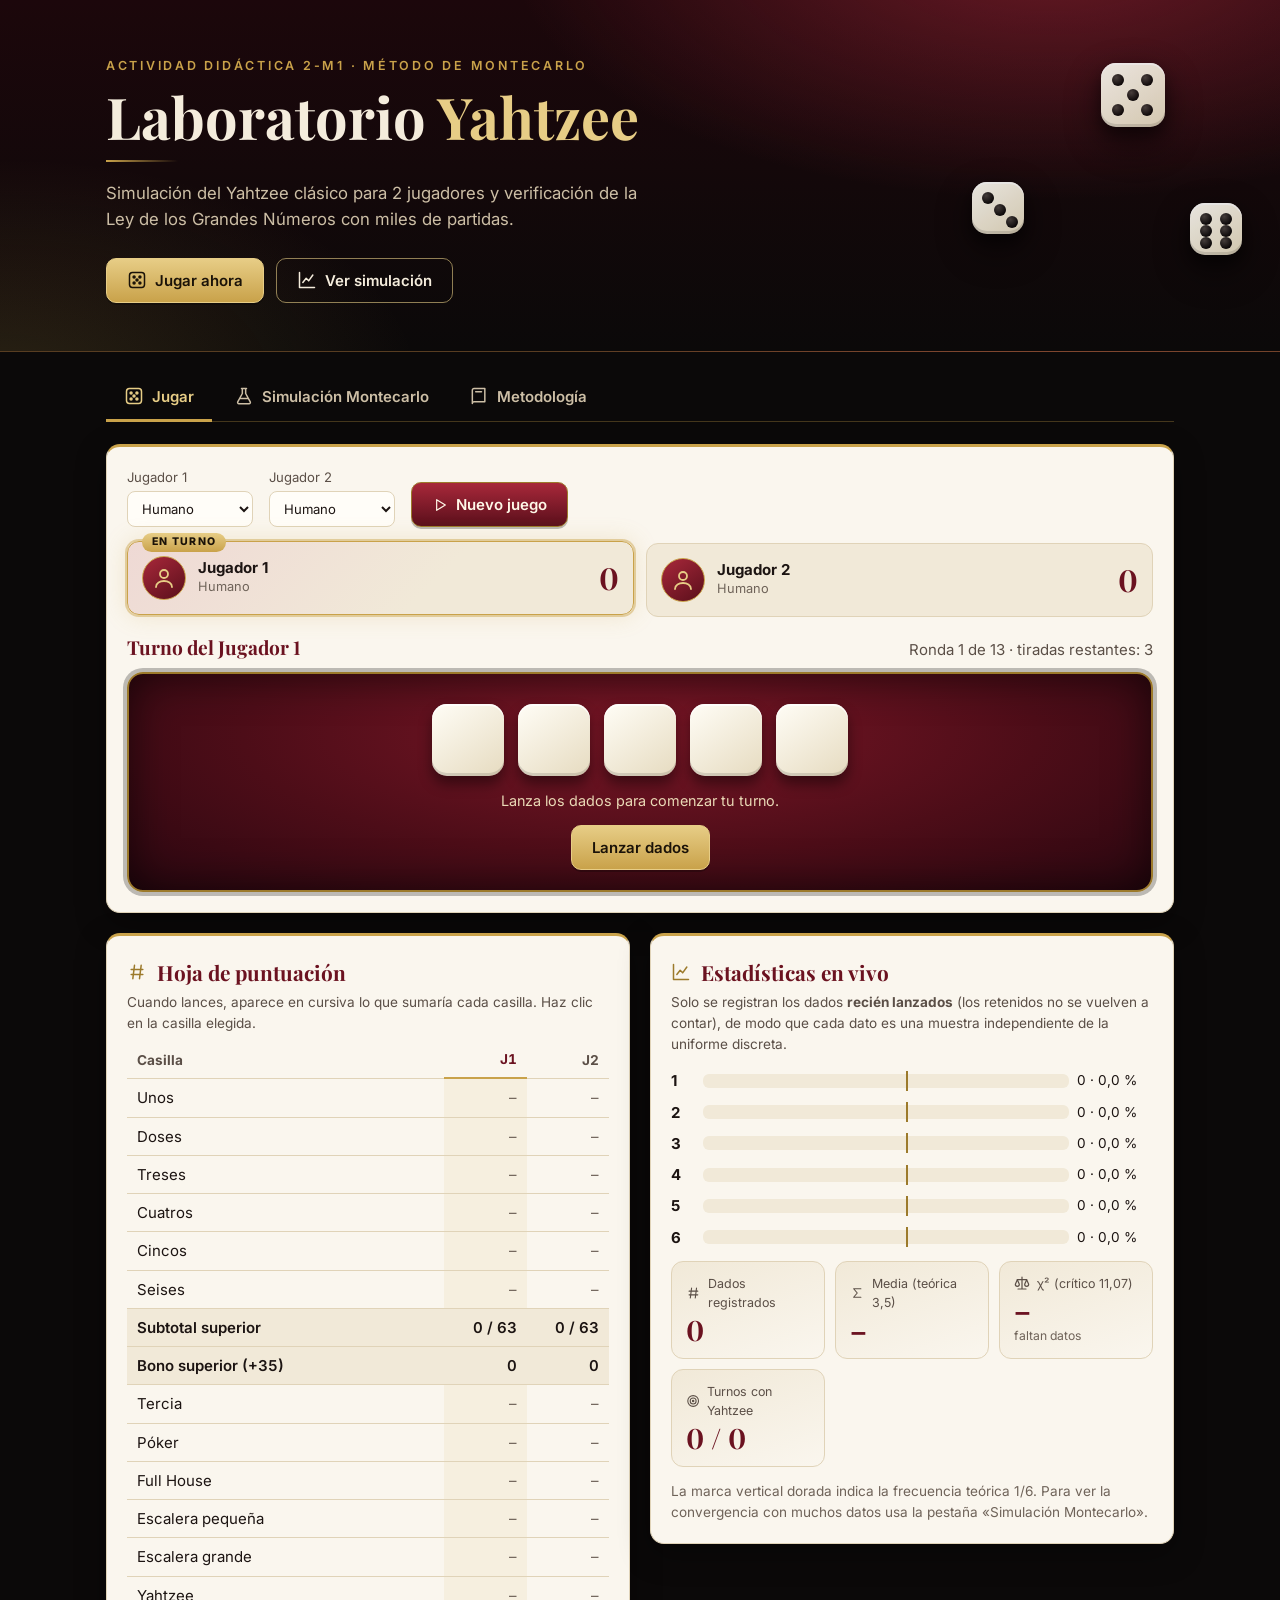
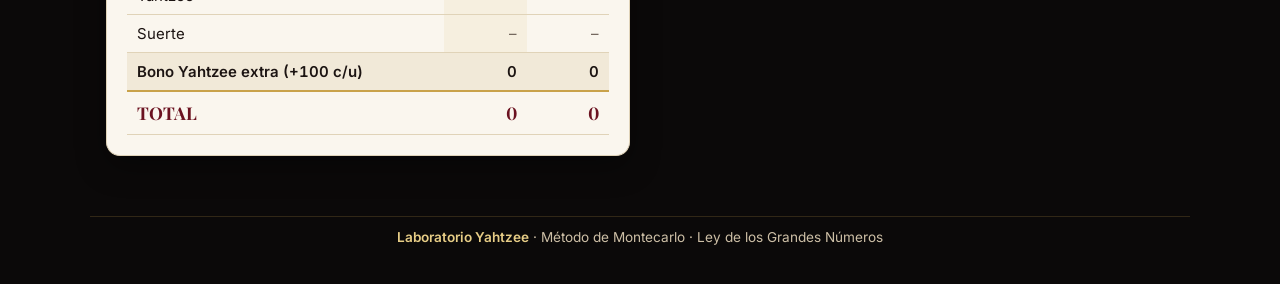
<file: index.html>
<!DOCTYPE html>
<html lang="es">
<head>
  <meta charset="UTF-8">
  <meta name="viewport" content="width=device-width, initial-scale=1.0">
  <title>Laboratorio Yahtzee Montecarlo</title>
  <!-- Fuentes de Google (Playfair Display para títulos, Inter para el texto).
       Si no hay internet, el navegador usa Georgia y la fuente del sistema, y se ve bien igual. -->
  <link rel="preconnect" href="https://fonts.googleapis.com">
  <link rel="preconnect" href="https://fonts.gstatic.com" crossorigin>
  <link href="https://fonts.googleapis.com/css2?family=Inter:wght@400;500;600;700&family=Playfair+Display:wght@600;700&display=swap" rel="stylesheet">
  <link rel="stylesheet" href="css/styles.css">
</head>
<body>

<!-- ===================================================== PORTADA -->
<header class="hero">
  <!-- Dados decorativos flotantes (los dibuja app.js) -->
  <div class="hero-dice" id="heroDice" aria-hidden="true"></div>
  <div class="hero-inner">
    <p class="eyebrow">Actividad didáctica 2-M1 · Método de Montecarlo</p>
    <h1>Laboratorio <em>Yahtzee</em></h1>
    <hr class="rule">
    <p class="sub">Simulación del Yahtzee clásico para 2 jugadores y verificación de la Ley de los Grandes Números con miles de partidas.</p>
    <div class="hero-actions">
      <button class="btn gold" id="heroPlay"><span class="ico" data-icon="dice"></span> Jugar ahora</button>
      <button class="btn secondary" id="heroSim"><span class="ico" data-icon="chart"></span> Ver simulación</button>
    </div>
  </div>
</header>

<!-- Todo el contenido va dentro de .wrap para que quede centrado y con ancho máximo -->
<div class="wrap">

  <!-- Pestañas: app.js muestra solo el panel de la pestaña elegida -->
  <nav class="tabs" role="tablist" aria-label="Secciones">
    <button role="tab" id="tab-play" aria-selected="true" aria-controls="panel-play"><span class="ico" data-icon="dice"></span> Jugar</button>
    <button role="tab" id="tab-mc" aria-selected="false" aria-controls="panel-mc"><span class="ico" data-icon="flask"></span> Simulación Montecarlo</button>
    <button role="tab" id="tab-method" aria-selected="false" aria-controls="panel-method"><span class="ico" data-icon="book"></span> Metodología</button>
  </nav>

  <!-- ===================================================== JUGAR -->
  <section class="panel" id="panel-play" role="tabpanel" aria-labelledby="tab-play">
    <!-- Tarjeta superior: selección de jugadores, marcadores, turno y mesa con los dados -->
    <div class="card">
      <div class="controls">
        <label>Jugador 1
          <select id="p1type"><option value="human">Humano</option><option value="computer">Computadora</option></select>
        </label>
        <label>Jugador 2
          <select id="p2type"><option value="human">Humano</option><option value="computer">Computadora</option></select>
        </label>
        <button class="btn" id="newGame"><span class="ico" data-icon="play" data-size="16"></span> Nuevo juego</button>
      </div>

      <!-- Marcadores de los dos jugadores; el que está en turno se resalta (app.js: renderPlayers) -->
      <div class="players" id="players"></div>

      <div class="status">
        <div class="turn" id="turnText">Turno</div>
        <div class="meta" id="turnMeta"></div>
      </div>

      <!-- La "mesa" de fieltro donde caen los dados -->
      <div class="felt">
        <!-- Los dados y el mensaje de ayuda los dibuja app.js (renderGame) -->
        <div class="dice-row" id="diceRow" aria-label="Dados"></div>
        <p class="hint" id="hint"></p>
        <div class="actions">
          <button class="btn gold" id="rollBtn">Lanzar dados</button>
        </div>
      </div>
    </div>

    <!-- Debajo: hoja de puntuación (izquierda) y estadísticas en vivo (derecha) -->
    <div class="grid-2">
      <div class="card">
        <h2><span class="ico" data-icon="hash"></span> Hoja de puntuación</h2>
        <p class="lead small" style="margin-bottom:8px">Cuando lances, aparece en cursiva lo que sumaría cada casilla. Haz clic en la casilla elegida.</p>
        <!-- La tabla se llena desde app.js (renderScoreTable) -->
        <table class="score" id="scoreTable"></table>
        <!-- Aviso de la regla del comodín (solo aparece cuando sale un Yahtzee extra) -->
        <div class="notice" id="jokerNotice" hidden></div>
      </div>

      <div class="card">
        <h2><span class="ico" data-icon="chart"></span> Estadísticas en vivo</h2>
        <p class="lead small">Solo se registran los dados <strong>recién lanzados</strong> (los retenidos no se vuelven a contar), de modo que cada dato es una muestra independiente de la uniforme discreta.</p>
        <div id="liveFreq"></div>
        <div class="tiles" id="liveKv"></div>
        <p class="muted small" style="margin-bottom:0">La marca vertical dorada indica la frecuencia teórica 1/6. Para ver la convergencia con muchos datos usa la pestaña «Simulación Montecarlo».</p>
      </div>
    </div>
  </section>

  <!-- ===================================================== MONTECARLO -->
  <section class="panel" id="panel-mc" role="tabpanel" aria-labelledby="tab-mc" hidden>
    <div class="card">
      <h2><span class="ico" data-icon="flask"></span> Método de Montecarlo: de las frecuencias a las probabilidades</h2>
      <p class="lead" style="margin-bottom:0">Cada experimento repite el azar muchas veces y compara lo observado con el valor teórico exacto. Con una <strong>semilla</strong> fija el resultado es reproducible; déjala vacía para obtener una corrida distinta cada vez. Pasa el mouse sobre los gráficos para ver los valores exactos.</p>
    </div>

    <!-- Experimento 1 -->
    <div class="card" id="exp1">
      <h2><span class="ico" data-icon="dice"></span> Experimento 1 · Un dado: la media muestral converge a 3,5</h2>
      <p class="lead">Se lanzan N dados. La media acumulada debería acercarse a E[X] = 3,5 y la frecuencia de cada cara a 1/6. La banda sombreada es ±1,96·σ/√n (σ = 1,708): el 95 % de las corridas deben quedar dentro.</p>
      <div class="controls">
        <label>Lanzamientos (N)<input type="number" id="n1" value="100000" min="10" max="5000000" step="10000"></label>
        <label>Semilla (opcional)<input type="text" id="seed1" placeholder="aleatoria" size="10"></label>
        <button class="btn" id="run1">Ejecutar</button>
      </div>
      <!-- Barra de progreso de la simulación -->
      <div class="progress"><i id="prog1"></i></div>
      <div class="grid-2">
        <div>
          <div class="legend"><span><i style="background:var(--series-1)"></i>Media acumulada</span><span><i class="dash"></i>E[X] = 3,5</span><span><i style="background:var(--series-1);opacity:.3"></i>Banda teórica 95 %</span></div>
          <!-- Los gráficos se dibujan en canvas con charts.js -->
          <canvas class="chart" id="c1a" aria-label="Convergencia de la media del dado"></canvas>
        </div>
        <div>
          <div class="legend"><span><i style="background:var(--series-1)"></i>Frecuencia relativa observada</span><span><i class="dash"></i>1/6</span></div>
          <canvas class="chart" id="c1b" aria-label="Frecuencia relativa de cada cara"></canvas>
        </div>
      </div>
      <div class="result" id="r1" hidden></div>
    </div>

    <!-- Experimento 2 -->
    <div class="card" id="exp2">
      <h2><span class="ico" data-icon="percent"></span> Experimento 2 · Combinaciones en una tirada de 5 dados</h2>
      <p class="lead">La probabilidad teórica se obtiene enumerando los 6⁵ = 7 776 resultados. La simulación estima la misma cantidad con frecuencias relativas.</p>
      <div class="controls">
        <label>Tiradas (N)<input type="number" id="n2" value="200000" min="100" max="5000000" step="10000"></label>
        <label>Semilla (opcional)<input type="text" id="seed2" placeholder="aleatoria" size="10"></label>
        <button class="btn" id="run2">Ejecutar</button>
      </div>
      <div class="progress"><i id="prog2"></i></div>
      <!-- tabla comparativa teórica vs simulada; app.js llena el tbody -->
      <table class="data" id="t2"><thead><tr><th>Combinación</th><th>Teórica</th><th>Simulada</th><th>Error abs.</th><th>± IC 95 %</th><th>¿Dentro del IC?</th></tr></thead><tbody></tbody></table>
      <div class="controls">
        <label>Ver convergencia de
          <select id="sel2"></select>
        </label>
      </div>
      <div class="legend"><span><i style="background:var(--series-1)"></i>Frecuencia relativa acumulada</span><span><i class="dash"></i>Probabilidad teórica</span></div>
      <canvas class="chart" id="c2" aria-label="Convergencia de la frecuencia de la combinación"></canvas>
      <div class="result" id="r2" hidden></div>
    </div>

    <!-- Experimento 3 -->
    <div class="card" id="exp3">
      <h2><span class="ico" data-icon="target"></span> Experimento 3 · Yahtzee en un turno completo (3 tiradas)</h2>
      <p class="lead">Se simulan N turnos reteniendo siempre la cara más repetida. La probabilidad teórica se calcula exactamente por programación dinámica (≈ 4,6 %). Es un evento raro: se necesita un N grande para que la frecuencia se estabilice.</p>
      <div class="controls">
        <label>Turnos (N)<input type="number" id="n3" value="200000" min="100" max="3000000" step="10000"></label>
        <label>Semilla (opcional)<input type="text" id="seed3" placeholder="aleatoria" size="10"></label>
        <button class="btn" id="run3">Ejecutar</button>
      </div>
      <div class="progress"><i id="prog3"></i></div>
      <div class="legend"><span><i style="background:var(--series-1)"></i>Frecuencia relativa acumulada</span><span><i class="dash"></i>Probabilidad exacta</span><span><i style="background:var(--series-1);opacity:.3"></i>Banda teórica 95 %</span></div>
      <canvas class="chart" id="c3" aria-label="Convergencia de la probabilidad de Yahtzee en un turno"></canvas>
      <div class="result" id="r3" hidden></div>
    </div>

    <!-- Experimento 4 -->
    <div class="card" id="exp4">
      <h2><span class="ico" data-icon="trophy"></span> Experimento 4 · Partidas completas de 2 jugadores</h2>
      <p class="lead">Se simulan M partidas de 13 rondas entre dos computadoras, con las reglas completas (bono superior, Yahtzee extra, comodín). Como ambas deciden igual, la ventaja de empezar primero debe tender a cero y cada una a ganar ≈ la mitad de las partidas no empatadas.</p>
      <div class="controls">
        <label>Partidas (M)<input type="number" id="n4" value="5000" min="10" max="200000" step="1000"></label>
        <label>Semilla (opcional)<input type="text" id="seed4" placeholder="aleatoria" size="10"></label>
        <button class="btn" id="run4">Ejecutar</button>
      </div>
      <div class="progress"><i id="prog4"></i></div>
      <table class="data" id="t4"><thead><tr><th>Jugador</th><th>Puntaje medio</th><th>Desv. est.</th><th>± IC 95 %</th><th>Mín – Máx</th><th>Victorias</th><th>Yahtzees/partida</th></tr></thead><tbody></tbody></table>
      <div class="grid-2">
        <div>
          <div class="legend"><span><i style="background:var(--series-1)"></i>Distribución del puntaje del Jugador 1 (frecuencia relativa)</span></div>
          <canvas class="chart" id="c4a" aria-label="Histograma de puntajes del jugador 1"></canvas>
        </div>
        <div>
          <div class="legend"><span><i style="background:var(--series-1)"></i>Jugador 1</span><span><i style="background:var(--series-2)"></i>Jugador 2</span><span><i style="background:var(--series-1);opacity:.3"></i>Banda IC 95 % (J1)</span></div>
          <canvas class="chart" id="c4b" aria-label="Convergencia del puntaje medio"></canvas>
        </div>
      </div>
      <div class="result" id="r4" hidden></div>
    </div>
  </section>

  <!-- ===================================================== METODOLOGÍA -->
  <section class="panel" id="panel-method" role="tabpanel" aria-labelledby="tab-method" hidden>
    <div class="card">
      <h2><span class="ico" data-icon="sigma"></span> Modelo probabilístico</h2>
      <p>Cada dado es una variable aleatoria uniforme discreta, y los cinco dados y las tiradas sucesivas son independientes:</p>
      <div class="formula">P(X = k) = 1/6, k ∈ {1,…,6} &nbsp;·&nbsp; E[X] = 3,5 &nbsp;·&nbsp; Var(X) = 35/12 ≈ 2,917 &nbsp;·&nbsp; σ ≈ 1,708</div>
      <p>Se genera <code>U ~ U[0,1)</code> con un PRNG (<em>mulberry32</em> con semilla, o <code>Math.random()</code> en el juego interactivo) y se transforma con <code>⌊6·U⌋ + 1</code>.</p>
      <h3>Ley de los Grandes Números</h3>
      <div class="formula">X̄ₙ = (X₁ + … + Xₙ)/n → E[X] &nbsp; cuando n → ∞ &nbsp;&nbsp;|&nbsp;&nbsp; error típico ≈ σ/√n</div>
      <p>Lo mismo ocurre con las frecuencias relativas: <em>f<sub>n</sub>(A) → P(A)</em>. Los experimentos 1–3 lo muestran con la banda ±1,96·σ/√n; el experimento 4 lo aplica al puntaje de una partida completa, donde no hay fórmula cerrada y Montecarlo es la herramienta natural.</p>
    </div>
    <div class="grid-2">
      <div class="card">
        <h2><span class="ico" data-icon="check"></span> Reglas implementadas</h2>
        <table class="data">
          <thead><tr><th>Casilla</th><th>Puntos</th></tr></thead>
          <tbody>
            <tr><td>Unos … Seises</td><td>suma de los dados de esa cara</td></tr>
            <tr><td>Bono superior</td><td>+35 si la sección superior suma ≥ 63</td></tr>
            <tr><td>Tercia / Póker</td><td>suma de los 5 dados (≥3 / ≥4 iguales)</td></tr>
            <tr><td>Full House</td><td>25 (3 + 2)</td></tr>
            <tr><td>Escalera pequeña</td><td>30 (4 seguidos)</td></tr>
            <tr><td>Escalera grande</td><td>40 (5 seguidos)</td></tr>
            <tr><td>Yahtzee</td><td>50 (5 iguales)</td></tr>
            <tr><td>Suerte</td><td>suma de los 5 dados</td></tr>
            <tr><td>Yahtzee extra</td><td>+100 si la casilla Yahtzee tiene 50</td></tr>
          </tbody>
        </table>
        <p class="small muted">Comodín: con un Yahtzee extra se debe usar la casilla superior de ese número si está libre; si no, cualquier casilla inferior libre (Full House y escaleras puntúan completo); si no, una superior con 0.</p>
      </div>
      <div class="card">
        <h2><span class="ico" data-icon="bot"></span> Jugador computadora</h2>
        <p>La computadora no juega al azar: conserva combinaciones ya hechas (Yahtzee, Full House, escalera), persigue una escalera si hay 4 caras seguidas y, si no, retiene la cara más repetida. Al anotar elige la casilla que maximiza <em>puntos − valor típico de la casilla</em>, sacrificando primero las casillas baratas. El azar solo está en los dados.</p>
        <h2 style="margin-top:18px"><span class="ico" data-icon="book"></span> Estructura del código</h2>
        <ul class="small">
          <li><code>js/engine.js</code> – reglas, PRNG, jugador computadora, probabilidades exactas y estadística.</li>
          <li><code>js/app.js</code> – interfaz del juego y experimentos.</li>
          <li><code>js/charts.js</code>, <code>js/icons.js</code>, <code>js/fx.js</code> – gráficos, iconos y efectos visuales.</li>
          <li><code>tests/engine.test.js</code> – pruebas del motor.</li>
        </ul>
      </div>
    </div>
  </section>
</div>

<footer class="foot">
  <b>Laboratorio Yahtzee</b> · Método de Montecarlo · Ley de los Grandes Números
</footer>

<!-- Ventana final de la partida -->
<div class="modal-bg" id="modalBg" hidden>
  <div class="modal" role="dialog" aria-modal="true" aria-labelledby="modalTitle">
    <div class="trophy" data-icon="trophy" data-size="48"></div>
    <h2 id="modalTitle">Juego terminado</h2>
    <div class="scores" id="modalScores"></div>
    <div class="actions">
      <button class="btn secondary" id="modalClose">Ver hoja</button>
      <button class="btn" id="modalNew">Nuevo juego</button>
    </div>
  </div>
</div>

<!-- Orden importante: los módulos primero porque app.js los usa -->
<script src="js/engine.js"></script>
<script src="js/icons.js"></script>
<script src="js/fx.js"></script>
<script src="js/charts.js"></script>
<script src="js/app.js"></script>
</body>
</html>
</file>
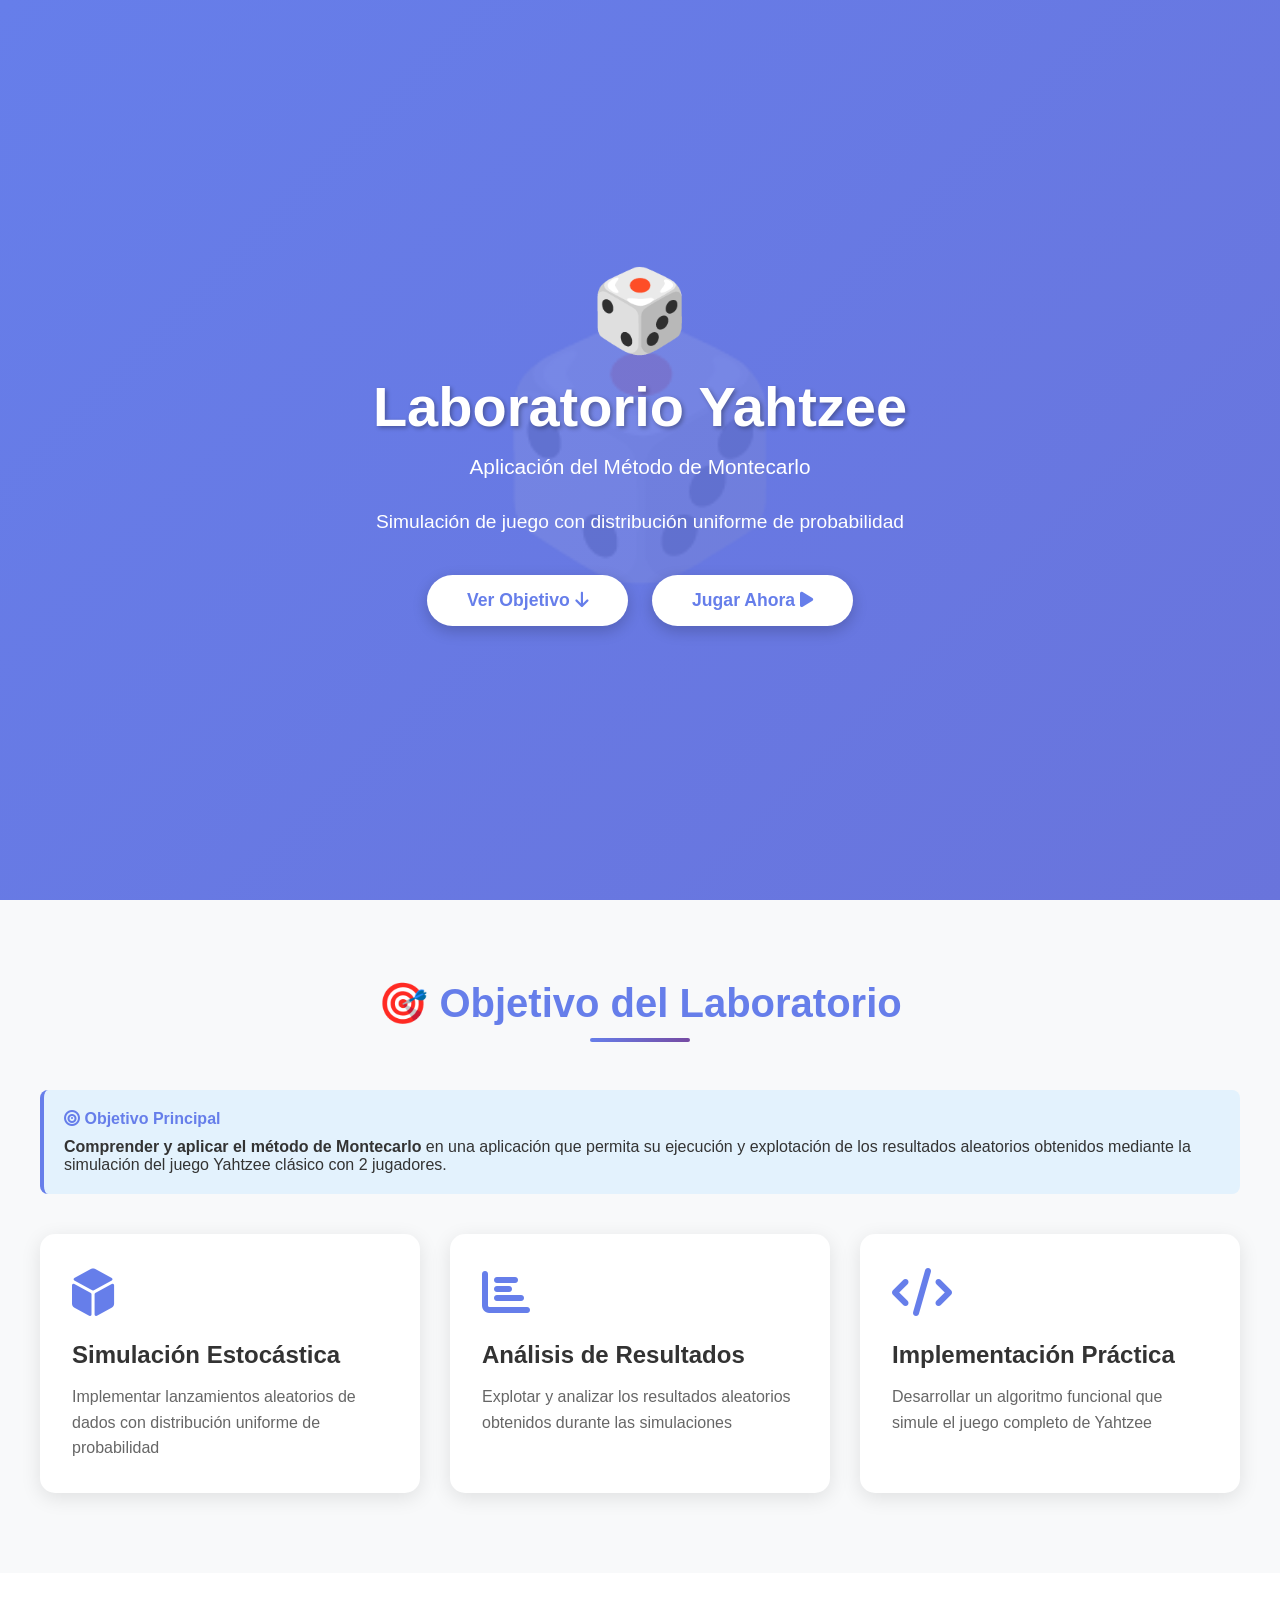
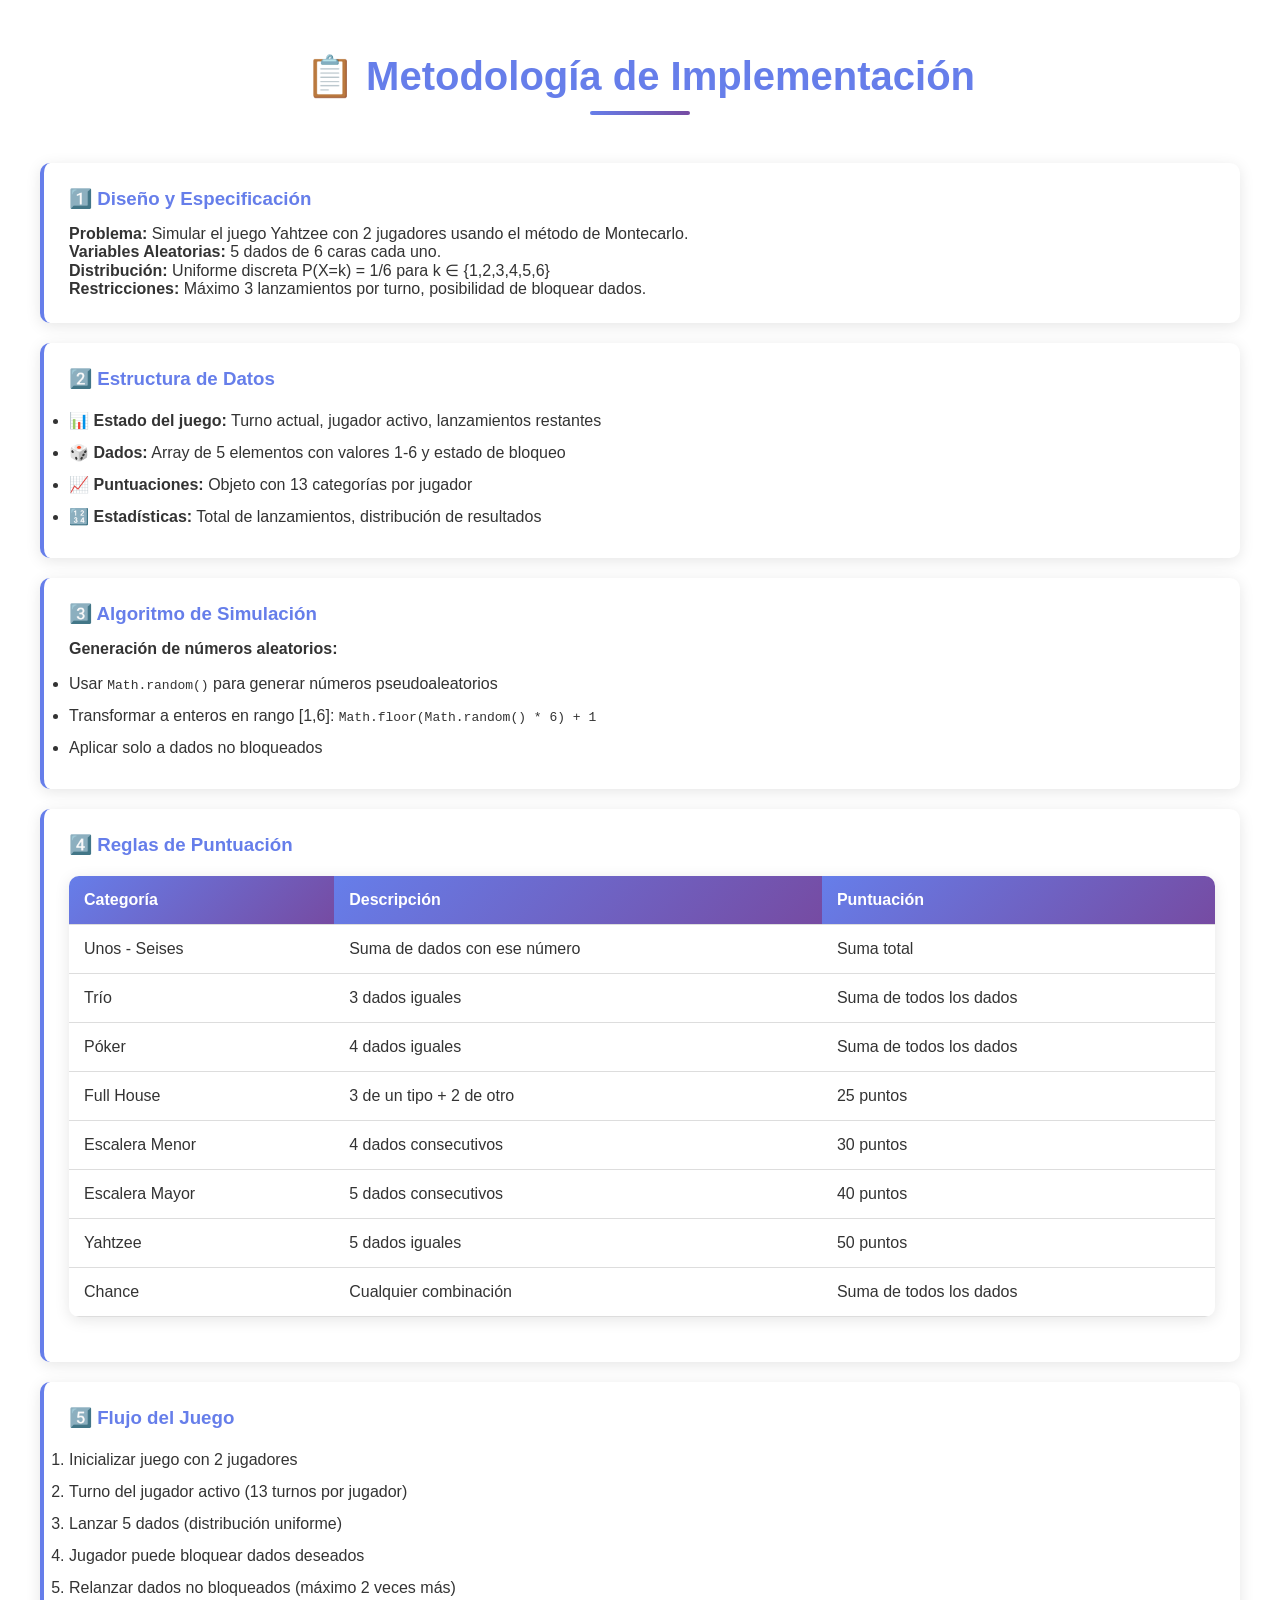
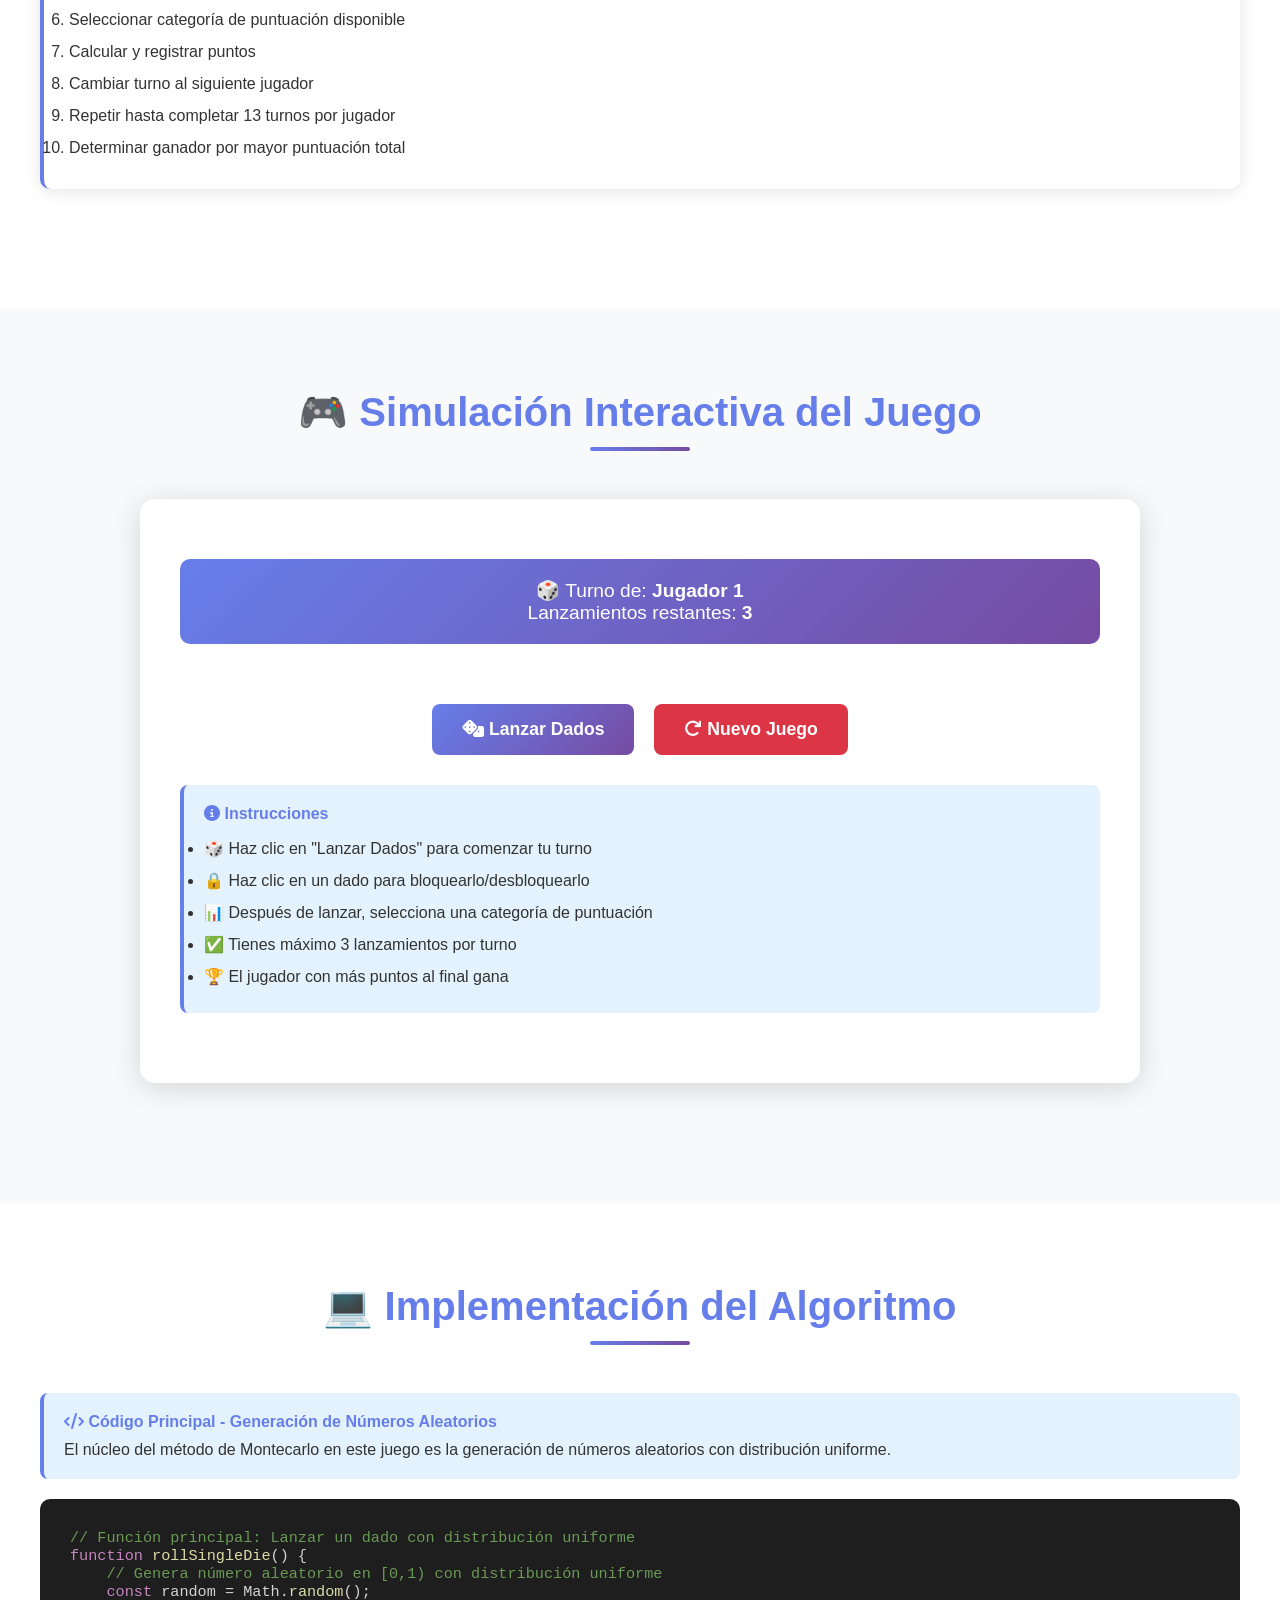
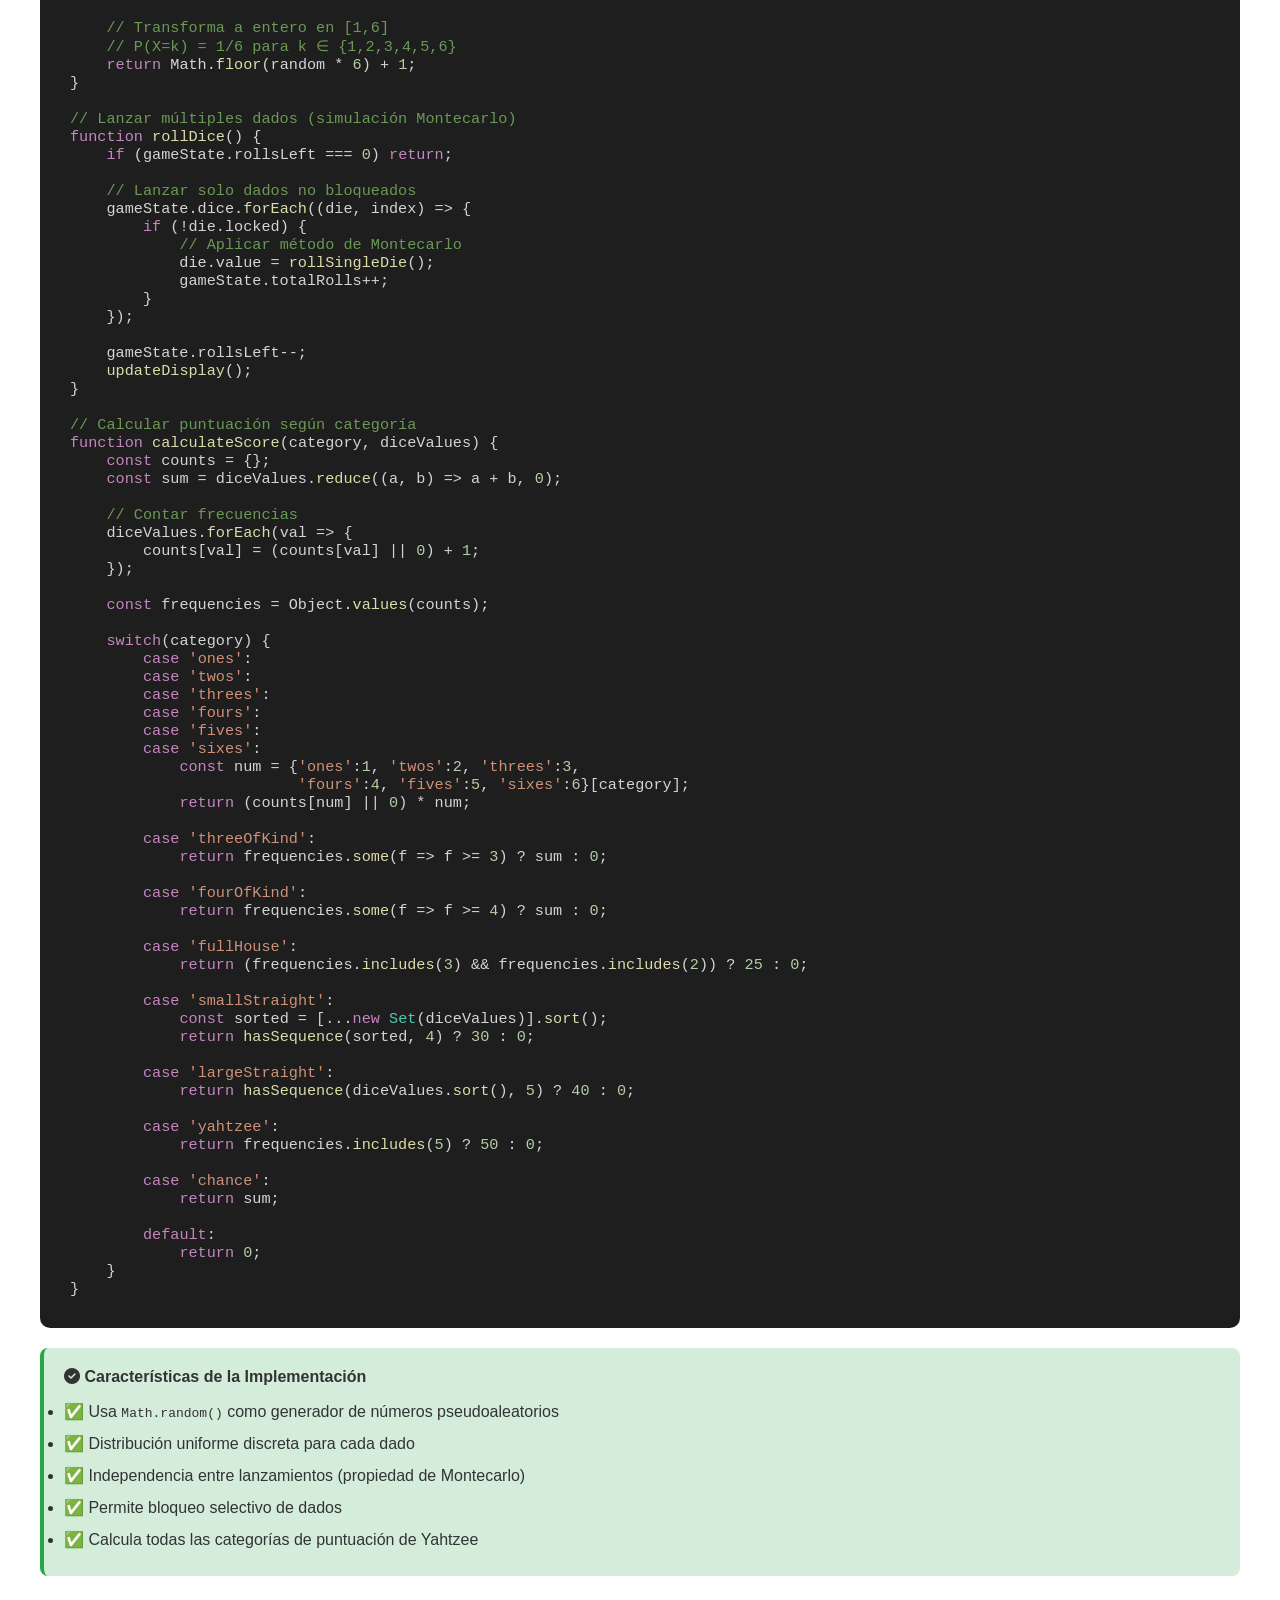
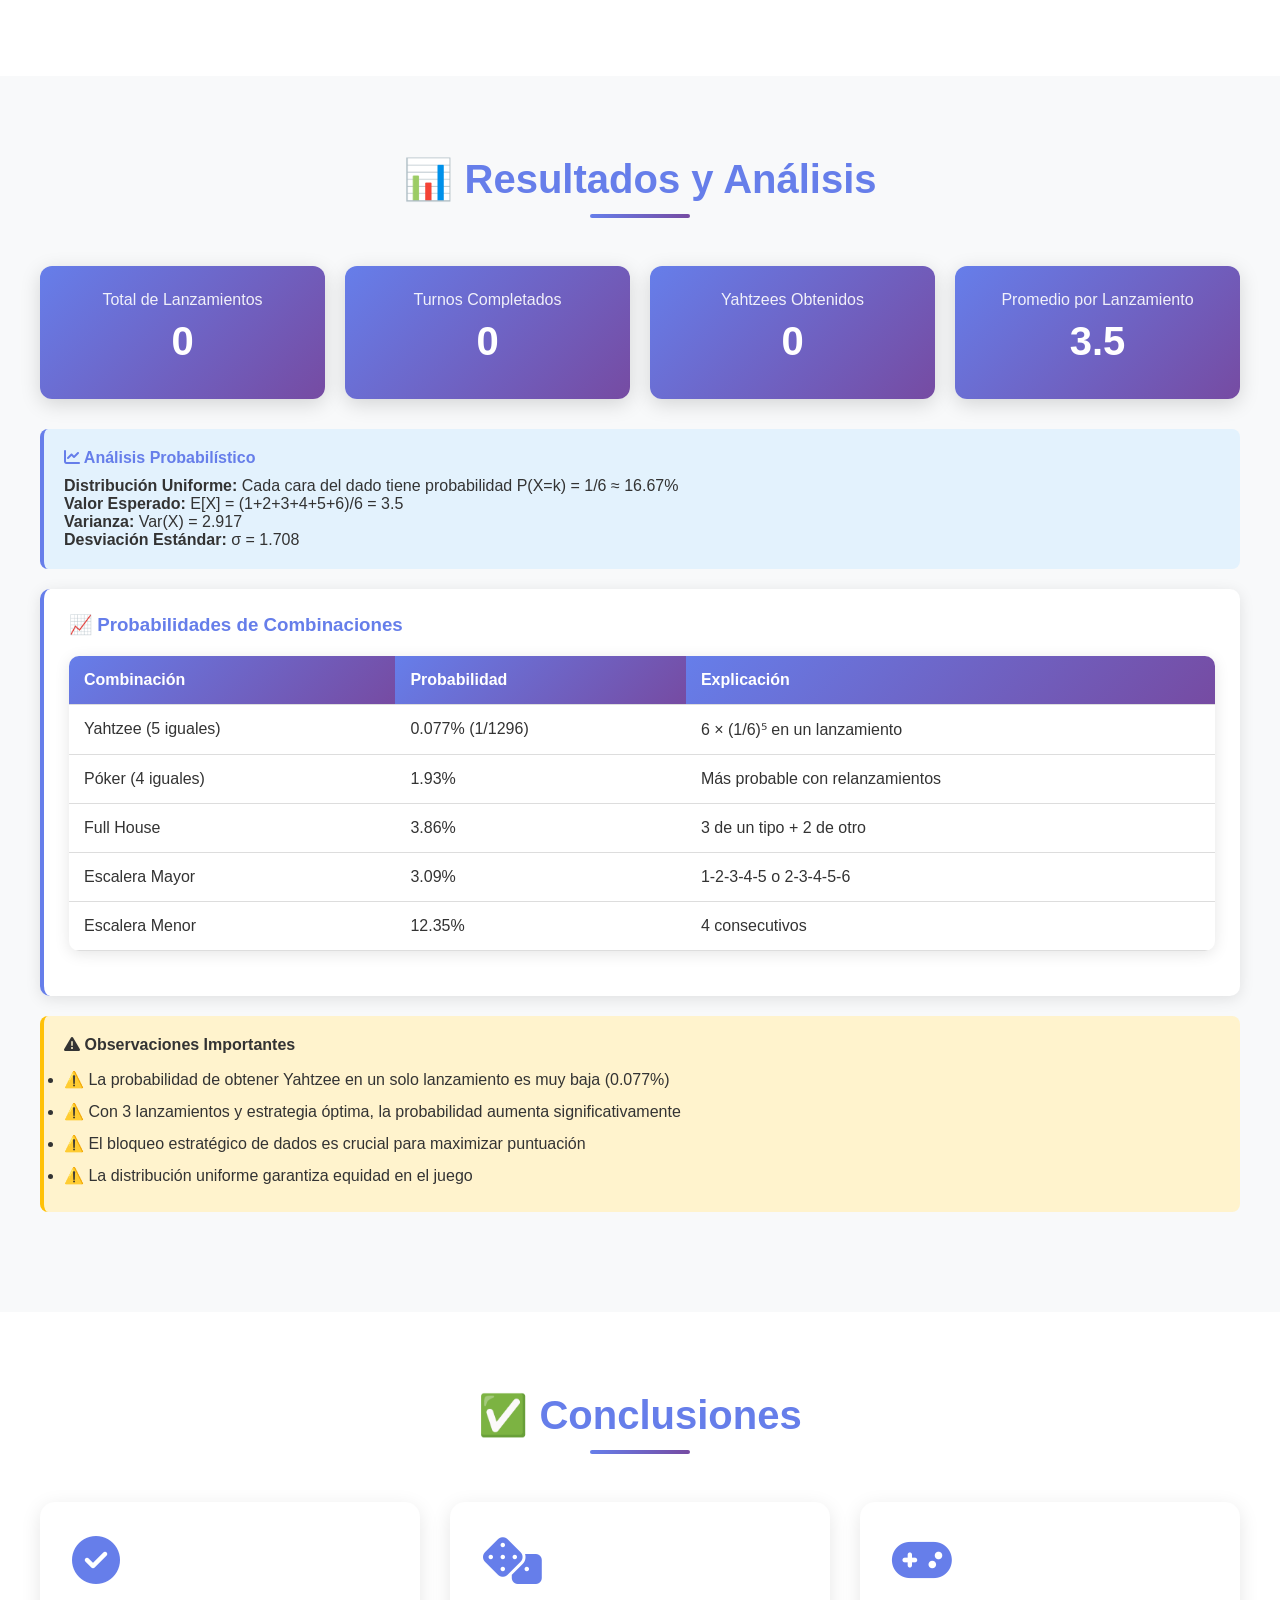
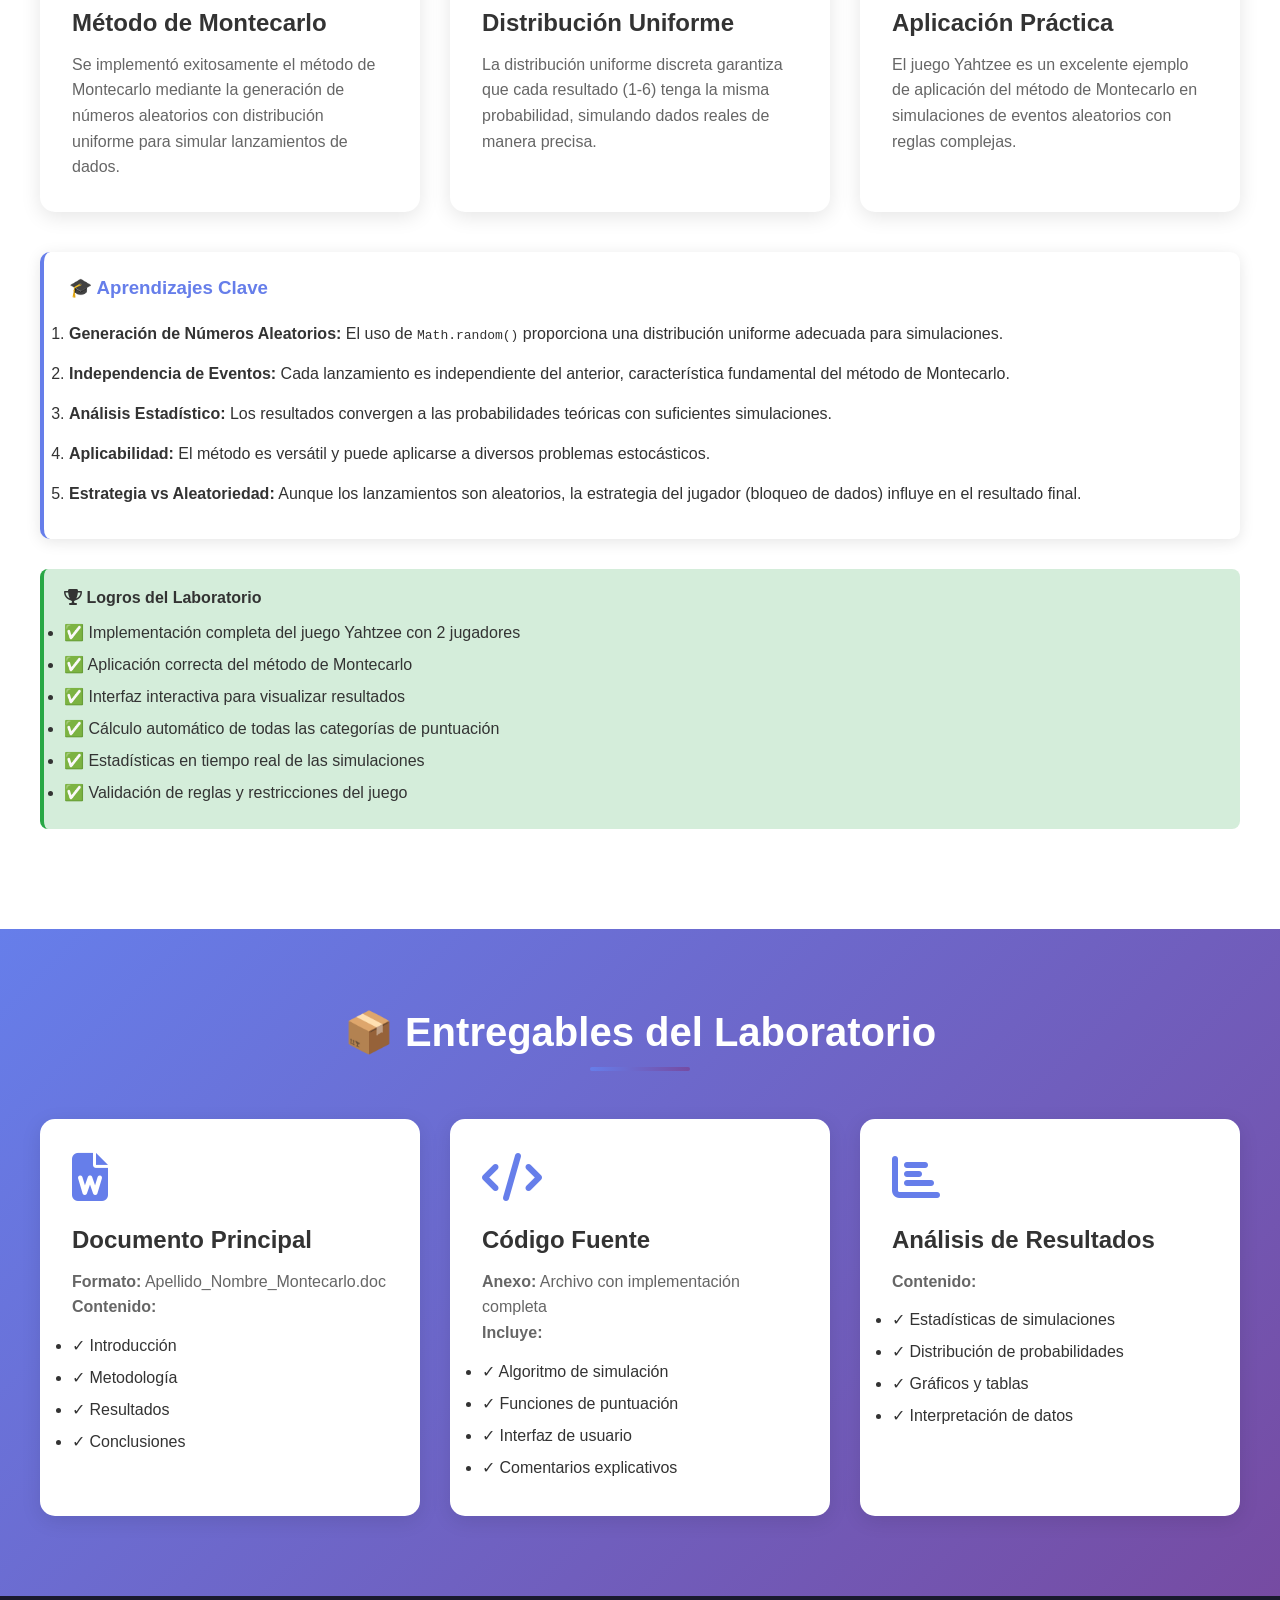
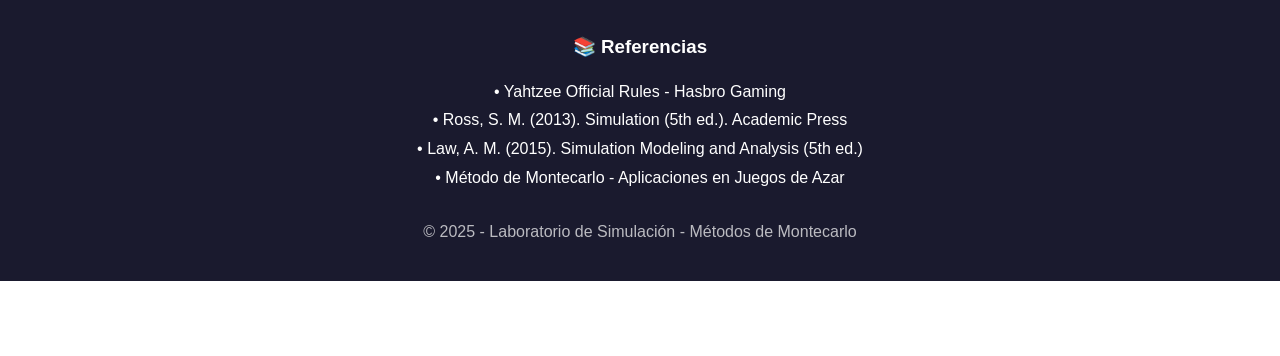
<file: guia_original/Laboratorio Yahtzee Montecarlo.html>
<!DOCTYPE html>
<html lang="es">
<head>
    <meta charset="UTF-8">
    <meta name="viewport" content="width=device-width, initial-scale=1.0">
    <title>Laboratorio Yahtzee - Método de Montecarlo</title>
    <link href="https://cdnjs.cloudflare.com/ajax/libs/font-awesome/6.4.0/css/all.min.css" rel="stylesheet">
    <style>
        * {
            margin: 0;
            padding: 0;
            box-sizing: border-box;
        }

        body {
            font-family: 'Segoe UI', Tahoma, Geneva, Verdana, sans-serif;
            background: linear-gradient(135deg, #667eea 0%, #764ba2 100%);
            color: #333;
            overflow-x: hidden;
        }

        .hero {
            min-height: 100vh;
            display: flex;
            align-items: center;
            justify-content: center;
            text-align: center;
            color: white;
            position: relative;
            overflow: hidden;
        }

        .hero::before {
            content: '🎲';
            position: absolute;
            font-size: 15rem;
            opacity: 0.1;
            animation: rotate 20s linear infinite;
        }

        @keyframes rotate {
            from { transform: rotate(0deg); }
            to { transform: rotate(360deg); }
        }

        .hero-content {
            position: relative;
            z-index: 1;
            max-width: 1000px;
            padding: 2rem;
        }

        .hero h1 {
            font-size: 3.5rem;
            margin-bottom: 1rem;
            text-shadow: 2px 2px 4px rgba(0,0,0,0.3);
            animation: fadeInDown 1s ease;
        }

        @keyframes fadeInDown {
            from {
                opacity: 0;
                transform: translateY(-30px);
            }
            to {
                opacity: 1;
                transform: translateY(0);
            }
        }

        .hero-icon {
            font-size: 5rem;
            margin-bottom: 1rem;
            animation: bounce 2s ease-in-out infinite;
        }

        @keyframes bounce {
            0%, 100% { transform: translateY(0); }
            50% { transform: translateY(-20px); }
        }

        .hero p {
            font-size: 1.3rem;
            margin-bottom: 2rem;
            animation: fadeInUp 1s ease 0.3s both;
        }

        @keyframes fadeInUp {
            from {
                opacity: 0;
                transform: translateY(30px);
            }
            to {
                opacity: 1;
                transform: translateY(0);
            }
        }

        .btn {
            display: inline-block;
            padding: 15px 40px;
            background: white;
            color: #667eea;
            text-decoration: none;
            border-radius: 50px;
            font-weight: bold;
            font-size: 1.1rem;
            transition: all 0.3s ease;
            box-shadow: 0 5px 15px rgba(0,0,0,0.2);
            animation: fadeInUp 1s ease 0.6s both;
            margin: 10px;
            cursor: pointer;
            border: none;
        }

        .btn:hover {
            transform: translateY(-3px);
            box-shadow: 0 8px 20px rgba(0,0,0,0.3);
        }

        .section {
            padding: 80px 20px;
            background: white;
        }

        .section:nth-child(even) {
            background: #f8f9fa;
        }

        .container {
            max-width: 1200px;
            margin: 0 auto;
        }

        .section-title {
            text-align: center;
            font-size: 2.5rem;
            margin-bottom: 3rem;
            color: #667eea;
            position: relative;
            padding-bottom: 15px;
        }

        .section-title::after {
            content: '';
            position: absolute;
            bottom: 0;
            left: 50%;
            transform: translateX(-50%);
            width: 100px;
            height: 4px;
            background: linear-gradient(90deg, #667eea, #764ba2);
            border-radius: 2px;
        }

        .cards {
            display: grid;
            grid-template-columns: repeat(auto-fit, minmax(300px, 1fr));
            gap: 30px;
            margin-top: 40px;
        }

        .card {
            background: white;
            padding: 30px;
            border-radius: 15px;
            box-shadow: 0 5px 20px rgba(0,0,0,0.1);
            transition: all 0.3s ease;
            border: 2px solid transparent;
        }

        .card:hover {
            transform: translateY(-10px);
            box-shadow: 0 10px 30px rgba(102,126,234,0.3);
            border-color: #667eea;
        }

        .card-icon {
            font-size: 3rem;
            color: #667eea;
            margin-bottom: 20px;
        }

        .card h3 {
            font-size: 1.5rem;
            margin-bottom: 15px;
            color: #333;
        }

        .card p {
            color: #666;
            line-height: 1.6;
        }

        .info-box {
            background: #e3f2fd;
            border-left: 4px solid #667eea;
            padding: 20px;
            border-radius: 8px;
            margin: 20px 0;
        }

        .info-box h4 {
            color: #667eea;
            margin-bottom: 10px;
        }

        .warning-box {
            background: #fff3cd;
            border-left: 4px solid #ffc107;
            padding: 20px;
            border-radius: 8px;
            margin: 20px 0;
        }

        .success-box {
            background: #d4edda;
            border-left: 4px solid #28a745;
            padding: 20px;
            border-radius: 8px;
            margin: 20px 0;
        }

        .game-container {
            max-width: 1000px;
            margin: 40px auto;
            background: white;
            padding: 40px;
            border-radius: 15px;
            box-shadow: 0 5px 30px rgba(0,0,0,0.15);
        }

        .dice-container {
            display: flex;
            justify-content: center;
            gap: 20px;
            margin: 30px 0;
            flex-wrap: wrap;
        }

        .die {
            width: 80px;
            height: 80px;
            background: white;
            border: 3px solid #667eea;
            border-radius: 12px;
            display: flex;
            align-items: center;
            justify-content: center;
            font-size: 2.5rem;
            font-weight: bold;
            color: #667eea;
            cursor: pointer;
            transition: all 0.3s ease;
            position: relative;
            box-shadow: 0 4px 10px rgba(0,0,0,0.1);
        }

        .die:hover {
            transform: scale(1.1);
        }

        .die.locked {
            background: linear-gradient(135deg, #667eea 0%, #764ba2 100%);
            color: white;
            border-color: #764ba2;
        }

        .die.rolling {
            animation: roll 0.5s ease;
        }

        @keyframes roll {
            0%, 100% { transform: rotate(0deg); }
            25% { transform: rotate(90deg); }
            50% { transform: rotate(180deg); }
            75% { transform: rotate(270deg); }
        }

        .lock-indicator {
            position: absolute;
            top: -8px;
            right: -8px;
            background: #28a745;
            color: white;
            width: 24px;
            height: 24px;
            border-radius: 50%;
            display: none;
            align-items: center;
            justify-content: center;
            font-size: 0.8rem;
        }

        .die.locked .lock-indicator {
            display: flex;
        }

        .game-controls {
            display: flex;
            justify-content: center;
            gap: 20px;
            margin: 30px 0;
            flex-wrap: wrap;
        }

        .game-btn {
            padding: 15px 30px;
            background: linear-gradient(135deg, #667eea 0%, #764ba2 100%);
            color: white;
            border: none;
            border-radius: 8px;
            font-size: 1.1rem;
            font-weight: bold;
            cursor: pointer;
            transition: all 0.3s ease;
        }

        .game-btn:hover:not(:disabled) {
            transform: translateY(-2px);
            box-shadow: 0 5px 15px rgba(102,126,234,0.4);
        }

        .game-btn:disabled {
            opacity: 0.5;
            cursor: not-allowed;
        }

        .scoreboard {
            display: grid;
            grid-template-columns: repeat(auto-fit, minmax(300px, 1fr));
            gap: 30px;
            margin-top: 30px;
        }

        .player-score {
            background: #f8f9fa;
            padding: 25px;
            border-radius: 12px;
            border: 3px solid #667eea;
        }

        .player-score.active {
            background: linear-gradient(135deg, #667eea 0%, #764ba2 100%);
            color: white;
        }

        .player-score h3 {
            margin-bottom: 20px;
            font-size: 1.5rem;
            text-align: center;
        }

        .score-item {
            display: flex;
            justify-content: space-between;
            padding: 10px;
            margin: 5px 0;
            background: white;
            border-radius: 6px;
            cursor: pointer;
            transition: all 0.3s ease;
        }

        .player-score.active .score-item {
            background: rgba(255,255,255,0.2);
            color: white;
        }

        .score-item:hover {
            background: #e3f2fd;
            transform: translateX(5px);
        }

        .player-score.active .score-item:hover {
            background: rgba(255,255,255,0.3);
        }

        .score-item.used {
            opacity: 0.5;
            cursor: not-allowed;
        }

        .score-item.used:hover {
            transform: none;
        }

        .total-score {
            margin-top: 15px;
            padding-top: 15px;
            border-top: 2px solid #667eea;
            font-size: 1.3rem;
            font-weight: bold;
            text-align: center;
        }

        .player-score.active .total-score {
            border-top-color: white;
        }

        .game-info {
            text-align: center;
            margin: 20px 0;
            padding: 20px;
            background: linear-gradient(135deg, #667eea 0%, #764ba2 100%);
            color: white;
            border-radius: 10px;
            font-size: 1.2rem;
        }

        .code-block {
            background: #1e1e1e;
            color: #d4d4d4;
            padding: 30px;
            border-radius: 10px;
            overflow-x: auto;
            margin: 20px 0;
        }

        .code-block pre {
            margin: 0;
            font-family: 'Courier New', monospace;
            font-size: 0.95rem;
        }

        .methodology-section {
            margin: 40px 0;
        }

        .methodology-step {
            background: white;
            padding: 25px;
            margin: 20px 0;
            border-radius: 10px;
            border-left: 4px solid #667eea;
            box-shadow: 0 3px 15px rgba(0,0,0,0.1);
        }

        .methodology-step h3 {
            color: #667eea;
            margin-bottom: 15px;
        }

        .stats-container {
            display: grid;
            grid-template-columns: repeat(auto-fit, minmax(200px, 1fr));
            gap: 20px;
            margin: 30px 0;
        }

        .stat-card {
            background: linear-gradient(135deg, #667eea 0%, #764ba2 100%);
            color: white;
            padding: 25px;
            border-radius: 12px;
            text-align: center;
            box-shadow: 0 5px 20px rgba(0,0,0,0.15);
        }

        .stat-value {
            font-size: 2.5rem;
            font-weight: bold;
            margin: 10px 0;
        }

        .stat-label {
            font-size: 1rem;
            opacity: 0.9;
        }

        .modal {
            display: none;
            position: fixed;
            z-index: 1000;
            left: 0;
            top: 0;
            width: 100%;
            height: 100%;
            background: rgba(0,0,0,0.7);
            align-items: center;
            justify-content: center;
        }

        .modal.show {
            display: flex;
        }

        .modal-content {
            background: white;
            padding: 40px;
            border-radius: 15px;
            max-width: 500px;
            text-align: center;
            animation: slideIn 0.3s ease;
        }

        @keyframes slideIn {
            from {
                transform: translateY(-50px);
                opacity: 0;
            }
            to {
                transform: translateY(0);
                opacity: 1;
            }
        }

        .modal-content h2 {
            color: #667eea;
            margin-bottom: 20px;
        }

        .winner-icon {
            font-size: 5rem;
            margin: 20px 0;
        }

        table {
            width: 100%;
            border-collapse: collapse;
            margin: 20px 0;
            background: white;
            border-radius: 10px;
            overflow: hidden;
            box-shadow: 0 3px 15px rgba(0,0,0,0.1);
        }

        th, td {
            padding: 15px;
            text-align: left;
            border-bottom: 1px solid #ddd;
        }

        th {
            background: linear-gradient(135deg, #667eea 0%, #764ba2 100%);
            color: white;
            font-weight: bold;
        }

        tr:hover {
            background: #f8f9fa;
        }

        .footer {
            background: #1a1a2e;
            color: white;
            padding: 40px 20px;
            text-align: center;
        }

        @media (max-width: 768px) {
            .hero h1 {
                font-size: 2.5rem;
            }

            .section-title {
                font-size: 2rem;
            }

            .die {
                width: 60px;
                height: 60px;
                font-size: 2rem;
            }

            .game-container {
                padding: 20px;
            }
        }
    </style>
</head>
<body>
    <!-- Hero Section -->
    <section class="hero">
        <div class="hero-content">
            <div class="hero-icon">🎲</div>
            <h1>Laboratorio Yahtzee</h1>
            <p>Aplicación del Método de Montecarlo</p>
            <p style="font-size: 1.2rem; opacity: 0.95;">Simulación de juego con distribución uniforme de probabilidad</p>
            <div>
                <a href="#objetivo" class="btn">Ver Objetivo <i class="fas fa-arrow-down"></i></a>
                <a href="#juego" class="btn">Jugar Ahora <i class="fas fa-play"></i></a>
            </div>
        </div>
    </section>

    <!-- Objetivo -->
    <section class="section" id="objetivo">
        <div class="container">
            <h2 class="section-title">🎯 Objetivo del Laboratorio</h2>
            
            <div class="info-box">
                <h4><i class="fas fa-bullseye"></i> Objetivo Principal</h4>
                <p><strong>Comprender y aplicar el método de Montecarlo</strong> en una aplicación que permita su ejecución y explotación de los resultados aleatorios obtenidos mediante la simulación del juego Yahtzee clásico con 2 jugadores.</p>
            </div>

            <div class="cards">
                <div class="card">
                    <div class="card-icon"><i class="fas fa-dice-d6"></i></div>
                    <h3>Simulación Estocástica</h3>
                    <p>Implementar lanzamientos aleatorios de dados con distribución uniforme de probabilidad</p>
                </div>
                <div class="card">
                    <div class="card-icon"><i class="fas fa-chart-bar"></i></div>
                    <h3>Análisis de Resultados</h3>
                    <p>Explotar y analizar los resultados aleatorios obtenidos durante las simulaciones</p>
                </div>
                <div class="card">
                    <div class="card-icon"><i class="fas fa-code"></i></div>
                    <h3>Implementación Práctica</h3>
                    <p>Desarrollar un algoritmo funcional que simule el juego completo de Yahtzee</p>
                </div>
            </div>
        </div>
    </section>

    <!-- Metodología -->
    <section class="section">
        <div class="container">
            <h2 class="section-title">📋 Metodología de Implementación</h2>
            
            <div class="methodology-section">
                <div class="methodology-step">
                    <h3>1️⃣ Diseño y Especificación</h3>
                    <p><strong>Problema:</strong> Simular el juego Yahtzee con 2 jugadores usando el método de Montecarlo.</p>
                    <p><strong>Variables Aleatorias:</strong> 5 dados de 6 caras cada uno.</p>
                    <p><strong>Distribución:</strong> Uniforme discreta P(X=k) = 1/6 para k ∈ {1,2,3,4,5,6}</p>
                    <p><strong>Restricciones:</strong> Máximo 3 lanzamientos por turno, posibilidad de bloquear dados.</p>
                </div>

                <div class="methodology-step">
                    <h3>2️⃣ Estructura de Datos</h3>
                    <ul style="line-height: 2; margin-top: 10px;">
                        <li>📊 <strong>Estado del juego:</strong> Turno actual, jugador activo, lanzamientos restantes</li>
                        <li>🎲 <strong>Dados:</strong> Array de 5 elementos con valores 1-6 y estado de bloqueo</li>
                        <li>📈 <strong>Puntuaciones:</strong> Objeto con 13 categorías por jugador</li>
                        <li>🔢 <strong>Estadísticas:</strong> Total de lanzamientos, distribución de resultados</li>
                    </ul>
                </div>

                <div class="methodology-step">
                    <h3>3️⃣ Algoritmo de Simulación</h3>
                    <p><strong>Generación de números aleatorios:</strong></p>
                    <ul style="line-height: 2; margin-top: 10px;">
                        <li>Usar <code>Math.random()</code> para generar números pseudoaleatorios</li>
                        <li>Transformar a enteros en rango [1,6]: <code>Math.floor(Math.random() * 6) + 1</code></li>
                        <li>Aplicar solo a dados no bloqueados</li>
                    </ul>
                </div>

                <div class="methodology-step">
                    <h3>4️⃣ Reglas de Puntuación</h3>
                    <table>
                        <thead>
                            <tr>
                                <th>Categoría</th>
                                <th>Descripción</th>
                                <th>Puntuación</th>
                            </tr>
                        </thead>
                        <tbody>
                            <tr>
                                <td>Unos - Seises</td>
                                <td>Suma de dados con ese número</td>
                                <td>Suma total</td>
                            </tr>
                            <tr>
                                <td>Trío</td>
                                <td>3 dados iguales</td>
                                <td>Suma de todos los dados</td>
                            </tr>
                            <tr>
                                <td>Póker</td>
                                <td>4 dados iguales</td>
                                <td>Suma de todos los dados</td>
                            </tr>
                            <tr>
                                <td>Full House</td>
                                <td>3 de un tipo + 2 de otro</td>
                                <td>25 puntos</td>
                            </tr>
                            <tr>
                                <td>Escalera Menor</td>
                                <td>4 dados consecutivos</td>
                                <td>30 puntos</td>
                            </tr>
                            <tr>
                                <td>Escalera Mayor</td>
                                <td>5 dados consecutivos</td>
                                <td>40 puntos</td>
                            </tr>
                            <tr>
                                <td>Yahtzee</td>
                                <td>5 dados iguales</td>
                                <td>50 puntos</td>
                            </tr>
                            <tr>
                                <td>Chance</td>
                                <td>Cualquier combinación</td>
                                <td>Suma de todos los dados</td>
                            </tr>
                        </tbody>
                    </table>
                </div>

                <div class="methodology-step">
                    <h3>5️⃣ Flujo del Juego</h3>
                    <ol style="line-height: 2; margin-top: 10px;">
                        <li>Inicializar juego con 2 jugadores</li>
                        <li>Turno del jugador activo (13 turnos por jugador)</li>
                        <li>Lanzar 5 dados (distribución uniforme)</li>
                        <li>Jugador puede bloquear dados deseados</li>
                        <li>Relanzar dados no bloqueados (máximo 2 veces más)</li>
                        <li>Seleccionar categoría de puntuación disponible</li>
                        <li>Calcular y registrar puntos</li>
                        <li>Cambiar turno al siguiente jugador</li>
                        <li>Repetir hasta completar 13 turnos por jugador</li>
                        <li>Determinar ganador por mayor puntuación total</li>
                    </ol>
                </div>
            </div>
        </div>
    </section>

    <!-- Juego Interactivo -->
    <section class="section" id="juego">
        <div class="container">
            <h2 class="section-title">🎮 Simulación Interactiva del Juego</h2>
            
            <div class="game-container">
                <div class="game-info" id="gameInfo">
                    <div>🎲 Turno de: <strong id="currentPlayer">Jugador 1</strong></div>
                    <div>Lanzamientos restantes: <strong id="rollsLeft">3</strong></div>
                </div>

                <div class="dice-container" id="diceContainer">
                    <!-- Dados generados dinámicamente -->
                </div>

                <div class="game-controls">
                    <button class="game-btn" id="rollBtn" onclick="rollDice()">
                        <i class="fas fa-dice"></i> Lanzar Dados
                    </button>
                    <button class="game-btn" id="resetBtn" onclick="resetGame()" style="background: #dc3545;">
                        <i class="fas fa-redo"></i> Nuevo Juego
                    </button>
                </div>

                <div class="info-box">
                    <h4><i class="fas fa-info-circle"></i> Instrucciones</h4>
                    <ul style="line-height: 2; margin-top: 10px;">
                        <li>🎲 Haz clic en "Lanzar Dados" para comenzar tu turno</li>
                        <li>🔒 Haz clic en un dado para bloquearlo/desbloquearlo</li>
                        <li>📊 Después de lanzar, selecciona una categoría de puntuación</li>
                        <li>✅ Tienes máximo 3 lanzamientos por turno</li>
                        <li>🏆 El jugador con más puntos al final gana</li>
                    </ul>
                </div>

                <div class="scoreboard" id="scoreboard">
                    <!-- Tableros de puntuación generados dinámicamente -->
                </div>
            </div>
        </div>
    </section>

    <!-- Implementación del Código -->
    <section class="section">
        <div class="container">
            <h2 class="section-title">💻 Implementación del Algoritmo</h2>
            
            <div class="info-box">
                <h4><i class="fas fa-code"></i> Código Principal - Generación de Números Aleatorios</h4>
                <p>El núcleo del método de Montecarlo en este juego es la generación de números aleatorios con distribución uniforme.</p>
            </div>

            <div class="code-block">
                <pre><code><span style="color: #6a9955;">// Función principal: Lanzar un dado con distribución uniforme</span>
<span style="color: #c586c0;">function</span> <span style="color: #dcdcaa;">rollSingleDie</span>() {
    <span style="color: #6a9955;">// Genera número aleatorio en [0,1) con distribución uniforme</span>
    <span style="color: #c586c0;">const</span> random = Math.<span style="color: #dcdcaa;">random</span>();
    
    <span style="color: #6a9955;">// Transforma a entero en [1,6]</span>
    <span style="color: #6a9955;">// P(X=k) = 1/6 para k ∈ {1,2,3,4,5,6}</span>
    <span style="color: #c586c0;">return</span> Math.<span style="color: #dcdcaa;">floor</span>(random * <span style="color: #b5cea8;">6</span>) + <span style="color: #b5cea8;">1</span>;
}

<span style="color: #6a9955;">// Lanzar múltiples dados (simulación Montecarlo)</span>
<span style="color: #c586c0;">function</span> <span style="color: #dcdcaa;">rollDice</span>() {
    <span style="color: #c586c0;">if</span> (gameState.rollsLeft === <span style="color: #b5cea8;">0</span>) <span style="color: #c586c0;">return</span>;
    
    <span style="color: #6a9955;">// Lanzar solo dados no bloqueados</span>
    gameState.dice.<span style="color: #dcdcaa;">forEach</span>((die, index) => {
        <span style="color: #c586c0;">if</span> (!die.locked) {
            <span style="color: #6a9955;">// Aplicar método de Montecarlo</span>
            die.value = <span style="color: #dcdcaa;">rollSingleDie</span>();
            gameState.totalRolls++;
        }
    });
    
    gameState.rollsLeft--;
    <span style="color: #dcdcaa;">updateDisplay</span>();
}

<span style="color: #6a9955;">// Calcular puntuación según categoría</span>
<span style="color: #c586c0;">function</span> <span style="color: #dcdcaa;">calculateScore</span>(category, diceValues) {
    <span style="color: #c586c0;">const</span> counts = {};
    <span style="color: #c586c0;">const</span> sum = diceValues.<span style="color: #dcdcaa;">reduce</span>((a, b) => a + b, <span style="color: #b5cea8;">0</span>);
    
    <span style="color: #6a9955;">// Contar frecuencias</span>
    diceValues.<span style="color: #dcdcaa;">forEach</span>(val => {
        counts[val] = (counts[val] || <span style="color: #b5cea8;">0</span>) + <span style="color: #b5cea8;">1</span>;
    });
    
    <span style="color: #c586c0;">const</span> frequencies = Object.<span style="color: #dcdcaa;">values</span>(counts);
    
    <span style="color: #c586c0;">switch</span>(category) {
        <span style="color: #c586c0;">case</span> <span style="color: #ce9178;">'ones'</span>:
        <span style="color: #c586c0;">case</span> <span style="color: #ce9178;">'twos'</span>:
        <span style="color: #c586c0;">case</span> <span style="color: #ce9178;">'threes'</span>:
        <span style="color: #c586c0;">case</span> <span style="color: #ce9178;">'fours'</span>:
        <span style="color: #c586c0;">case</span> <span style="color: #ce9178;">'fives'</span>:
        <span style="color: #c586c0;">case</span> <span style="color: #ce9178;">'sixes'</span>:
            <span style="color: #c586c0;">const</span> num = {<span style="color: #ce9178;">'ones'</span>:<span style="color: #b5cea8;">1</span>, <span style="color: #ce9178;">'twos'</span>:<span style="color: #b5cea8;">2</span>, <span style="color: #ce9178;">'threes'</span>:<span style="color: #b5cea8;">3</span>, 
                         <span style="color: #ce9178;">'fours'</span>:<span style="color: #b5cea8;">4</span>, <span style="color: #ce9178;">'fives'</span>:<span style="color: #b5cea8;">5</span>, <span style="color: #ce9178;">'sixes'</span>:<span style="color: #b5cea8;">6</span>}[category];
            <span style="color: #c586c0;">return</span> (counts[num] || <span style="color: #b5cea8;">0</span>) * num;
            
        <span style="color: #c586c0;">case</span> <span style="color: #ce9178;">'threeOfKind'</span>:
            <span style="color: #c586c0;">return</span> frequencies.<span style="color: #dcdcaa;">some</span>(f => f >= <span style="color: #b5cea8;">3</span>) ? sum : <span style="color: #b5cea8;">0</span>;
            
        <span style="color: #c586c0;">case</span> <span style="color: #ce9178;">'fourOfKind'</span>:
            <span style="color: #c586c0;">return</span> frequencies.<span style="color: #dcdcaa;">some</span>(f => f >= <span style="color: #b5cea8;">4</span>) ? sum : <span style="color: #b5cea8;">0</span>;
            
        <span style="color: #c586c0;">case</span> <span style="color: #ce9178;">'fullHouse'</span>:
            <span style="color: #c586c0;">return</span> (frequencies.<span style="color: #dcdcaa;">includes</span>(<span style="color: #b5cea8;">3</span>) && frequencies.<span style="color: #dcdcaa;">includes</span>(<span style="color: #b5cea8;">2</span>)) ? <span style="color: #b5cea8;">25</span> : <span style="color: #b5cea8;">0</span>;
            
        <span style="color: #c586c0;">case</span> <span style="color: #ce9178;">'smallStraight'</span>:
            <span style="color: #c586c0;">const</span> sorted = [...<span style="color: #c586c0;">new</span> <span style="color: #4ec9b0;">Set</span>(diceValues)].<span style="color: #dcdcaa;">sort</span>();
            <span style="color: #c586c0;">return</span> <span style="color: #dcdcaa;">hasSequence</span>(sorted, <span style="color: #b5cea8;">4</span>) ? <span style="color: #b5cea8;">30</span> : <span style="color: #b5cea8;">0</span>;
            
        <span style="color: #c586c0;">case</span> <span style="color: #ce9178;">'largeStraight'</span>:
            <span style="color: #c586c0;">return</span> <span style="color: #dcdcaa;">hasSequence</span>(diceValues.<span style="color: #dcdcaa;">sort</span>(), <span style="color: #b5cea8;">5</span>) ? <span style="color: #b5cea8;">40</span> : <span style="color: #b5cea8;">0</span>;
            
        <span style="color: #c586c0;">case</span> <span style="color: #ce9178;">'yahtzee'</span>:
            <span style="color: #c586c0;">return</span> frequencies.<span style="color: #dcdcaa;">includes</span>(<span style="color: #b5cea8;">5</span>) ? <span style="color: #b5cea8;">50</span> : <span style="color: #b5cea8;">0</span>;
            
        <span style="color: #c586c0;">case</span> <span style="color: #ce9178;">'chance'</span>:
            <span style="color: #c586c0;">return</span> sum;
            
        <span style="color: #c586c0;">default</span>:
            <span style="color: #c586c0;">return</span> <span style="color: #b5cea8;">0</span>;
    }
}</code></pre>
            </div>

            <div class="success-box">
                <h4><i class="fas fa-check-circle"></i> Características de la Implementación</h4>
                <ul style="line-height: 2; margin-top: 10px;">
                    <li>✅ Usa <code>Math.random()</code> como generador de números pseudoaleatorios</li>
                    <li>✅ Distribución uniforme discreta para cada dado</li>
                    <li>✅ Independencia entre lanzamientos (propiedad de Montecarlo)</li>
                    <li>✅ Permite bloqueo selectivo de dados</li>
                    <li>✅ Calcula todas las categorías de puntuación de Yahtzee</li>
                </ul>
            </div>
        </div>
    </section>

    <!-- Resultados y Análisis -->
    <section class="section">
        <div class="container">
            <h2 class="section-title">📊 Resultados y Análisis</h2>
            
            <div class="stats-container" id="statsContainer">
                <div class="stat-card">
                    <div class="stat-label">Total de Lanzamientos</div>
                    <div class="stat-value" id="totalRolls">0</div>
                </div>
                <div class="stat-card">
                    <div class="stat-label">Turnos Completados</div>
                    <div class="stat-value" id="turnsCompleted">0</div>
                </div>
                <div class="stat-card">
                    <div class="stat-label">Yahtzees Obtenidos</div>
                    <div class="stat-value" id="yahtzeeCount">0</div>
                </div>
                <div class="stat-card">
                    <div class="stat-label">Promedio por Lanzamiento</div>
                    <div class="stat-value" id="avgRoll">3.5</div>
                </div>
            </div>

            <div class="info-box">
                <h4><i class="fas fa-chart-line"></i> Análisis Probabilístico</h4>
                <p><strong>Distribución Uniforme:</strong> Cada cara del dado tiene probabilidad P(X=k) = 1/6 ≈ 16.67%</p>
                <p><strong>Valor Esperado:</strong> E[X] = (1+2+3+4+5+6)/6 = 3.5</p>
                <p><strong>Varianza:</strong> Var(X) = 2.917</p>
                <p><strong>Desviación Estándar:</strong> σ = 1.708</p>
            </div>

            <div class="methodology-step">
                <h3>📈 Probabilidades de Combinaciones</h3>
                <table>
                    <thead>
                        <tr>
                            <th>Combinación</th>
                            <th>Probabilidad</th>
                            <th>Explicación</th>
                        </tr>
                    </thead>
                    <tbody>
                        <tr>
                            <td>Yahtzee (5 iguales)</td>
                            <td>0.077% (1/1296)</td>
                            <td>6 × (1/6)⁵ en un lanzamiento</td>
                        </tr>
                        <tr>
                            <td>Póker (4 iguales)</td>
                            <td>1.93%</td>
                            <td>Más probable con relanzamientos</td>
                        </tr>
                        <tr>
                            <td>Full House</td>
                            <td>3.86%</td>
                            <td>3 de un tipo + 2 de otro</td>
                        </tr>
                        <tr>
                            <td>Escalera Mayor</td>
                            <td>3.09%</td>
                            <td>1-2-3-4-5 o 2-3-4-5-6</td>
                        </tr>
                        <tr>
                            <td>Escalera Menor</td>
                            <td>12.35%</td>
                            <td>4 consecutivos</td>
                        </tr>
                    </tbody>
                </table>
            </div>

            <div class="warning-box">
                <h4><i class="fas fa-exclamation-triangle"></i> Observaciones Importantes</h4>
                <ul style="line-height: 2; margin-top: 10px;">
                    <li>⚠️ La probabilidad de obtener Yahtzee en un solo lanzamiento es muy baja (0.077%)</li>
                    <li>⚠️ Con 3 lanzamientos y estrategia óptima, la probabilidad aumenta significativamente</li>
                    <li>⚠️ El bloqueo estratégico de dados es crucial para maximizar puntuación</li>
                    <li>⚠️ La distribución uniforme garantiza equidad en el juego</li>
                </ul>
            </div>
        </div>
    </section>

    <!-- Conclusiones -->
    <section class="section">
        <div class="container">
            <h2 class="section-title">✅ Conclusiones</h2>
            
            <div class="cards">
                <div class="card">
                    <div class="card-icon"><i class="fas fa-check-circle"></i></div>
                    <h3>Método de Montecarlo</h3>
                    <p>Se implementó exitosamente el método de Montecarlo mediante la generación de números aleatorios con distribución uniforme para simular lanzamientos de dados.</p>
                </div>
                <div class="card">
                    <div class="card-icon"><i class="fas fa-dice"></i></div>
                    <h3>Distribución Uniforme</h3>
                    <p>La distribución uniforme discreta garantiza que cada resultado (1-6) tenga la misma probabilidad, simulando dados reales de manera precisa.</p>
                </div>
                <div class="card">
                    <div class="card-icon"><i class="fas fa-gamepad"></i></div>
                    <h3>Aplicación Práctica</h3>
                    <p>El juego Yahtzee es un excelente ejemplo de aplicación del método de Montecarlo en simulaciones de eventos aleatorios con reglas complejas.</p>
                </div>
            </div>

            <div class="methodology-step" style="margin-top: 40px;">
                <h3>🎓 Aprendizajes Clave</h3>
                <ol style="line-height: 2.5; margin-top: 15px;">
                    <li><strong>Generación de Números Aleatorios:</strong> El uso de <code>Math.random()</code> proporciona una distribución uniforme adecuada para simulaciones.</li>
                    <li><strong>Independencia de Eventos:</strong> Cada lanzamiento es independiente del anterior, característica fundamental del método de Montecarlo.</li>
                    <li><strong>Análisis Estadístico:</strong> Los resultados convergen a las probabilidades teóricas con suficientes simulaciones.</li>
                    <li><strong>Aplicabilidad:</strong> El método es versátil y puede aplicarse a diversos problemas estocásticos.</li>
                    <li><strong>Estrategia vs Aleatoriedad:</strong> Aunque los lanzamientos son aleatorios, la estrategia del jugador (bloqueo de dados) influye en el resultado final.</li>
                </ol>
            </div>

            <div class="success-box" style="margin-top: 30px;">
                <h4><i class="fas fa-trophy"></i> Logros del Laboratorio</h4>
                <ul style="line-height: 2; margin-top: 10px;">
                    <li>✅ Implementación completa del juego Yahtzee con 2 jugadores</li>
                    <li>✅ Aplicación correcta del método de Montecarlo</li>
                    <li>✅ Interfaz interactiva para visualizar resultados</li>
                    <li>✅ Cálculo automático de todas las categorías de puntuación</li>
                    <li>✅ Estadísticas en tiempo real de las simulaciones</li>
                    <li>✅ Validación de reglas y restricciones del juego</li>
                </ul>
            </div>
        </div>
    </section>

    <!-- Entregables -->
    <section class="section" style="background: linear-gradient(135deg, #667eea 0%, #764ba2 100%);">
        <div class="container">
            <h2 class="section-title" style="color: white;">📦 Entregables del Laboratorio</h2>
            
            <div class="cards">
                <div class="card">
                    <div class="card-icon"><i class="fas fa-file-word"></i></div>
                    <h3>Documento Principal</h3>
                    <p><strong>Formato:</strong> Apellido_Nombre_Montecarlo.doc</p>
                    <p><strong>Contenido:</strong></p>
                    <ul style="line-height: 2; margin-top: 10px;">
                        <li>✓ Introducción</li>
                        <li>✓ Metodología</li>
                        <li>✓ Resultados</li>
                        <li>✓ Conclusiones</li>
                    </ul>
                </div>
                <div class="card">
                    <div class="card-icon"><i class="fas fa-code"></i></div>
                    <h3>Código Fuente</h3>
                    <p><strong>Anexo:</strong> Archivo con implementación completa</p>
                    <p><strong>Incluye:</strong></p>
                    <ul style="line-height: 2; margin-top: 10px;">
                        <li>✓ Algoritmo de simulación</li>
                        <li>✓ Funciones de puntuación</li>
                        <li>✓ Interfaz de usuario</li>
                        <li>✓ Comentarios explicativos</li>
                    </ul>
                </div>
                <div class="card">
                    <div class="card-icon"><i class="fas fa-chart-bar"></i></div>
                    <h3>Análisis de Resultados</h3>
                    <p><strong>Contenido:</strong></p>
                    <ul style="line-height: 2; margin-top: 10px;">
                        <li>✓ Estadísticas de simulaciones</li>
                        <li>✓ Distribución de probabilidades</li>
                        <li>✓ Gráficos y tablas</li>
                        <li>✓ Interpretación de datos</li>
                    </ul>
                </div>
            </div>
        </div>
    </section>

    <!-- Footer -->
    <footer class="footer">
        <div class="container">
            <h3>📚 Referencias</h3>
            <p style="margin: 20px 0; line-height: 1.8;">
                • Yahtzee Official Rules - Hasbro Gaming<br>
                • Ross, S. M. (2013). Simulation (5th ed.). Academic Press<br>
                • Law, A. M. (2015). Simulation Modeling and Analysis (5th ed.)<br>
                • Método de Montecarlo - Aplicaciones en Juegos de Azar
            </p>
            <p style="opacity: 0.7; margin-top: 30px;">
                © 2025 - Laboratorio de Simulación - Métodos de Montecarlo
            </p>
        </div>
    </footer>

    <!-- Modal de Victoria -->
    <div id="winnerModal" class="modal">
        <div class="modal-content">
            <div class="winner-icon">🏆</div>
            <h2 id="winnerText">¡Jugador 1 Gana!</h2>
            <p id="winnerScore" style="font-size: 1.5rem; margin: 20px 0;"></p>
            <button class="btn" onclick="closeModal()">Cerrar</button>
            <button class="btn" onclick="resetGame(); closeModal();">Nuevo Juego</button>
        </div>
    </div>

    <script>
        // Estado del juego
        const gameState = {
            currentPlayer: 0,
            rollsLeft: 3,
            dice: Array(5).fill(null).map(() => ({ value: 1, locked: false })),
            players: [
                { name: 'Jugador 1', scores: {}, total: 0 },
                { name: 'Jugador 2', scores: {}, total: 0 }
            ],
            totalRolls: 0,
            turnsCompleted: 0,
            yahtzeeCount: 0,
            rollSum: 0
        };

        const categories = [
            { id: 'ones', name: 'Unos', icon: '⚀' },
            { id: 'twos', name: 'Doses', icon: '⚁' },
            { id: 'threes', name: 'Treses', icon: '⚂' },
            { id: 'fours', name: 'Cuatros', icon: '⚃' },
            { id: 'fives', name: 'Cincos', icon: '⚄' },
            { id: 'sixes', name: 'Seises', icon: '⚅' },
            { id: 'threeOfKind', name: 'Trío', icon: '🎲' },
            { id: 'fourOfKind', name: 'Póker', icon: '🎲🎲' },
            { id: 'fullHouse', name: 'Full House', icon: '🏠' },
            { id: 'smallStraight', name: 'Escalera Menor', icon: '📊' },
            { id: 'largeStraight', name: 'Escalera Mayor', icon: '📈' },
            { id: 'yahtzee', name: 'Yahtzee', icon: '🎯' },
            { id: 'chance', name: 'Chance', icon: '🍀' }
        ];

        // Inicializar juego
        function initGame() {
            createDice();
            createScoreboard();
            updateDisplay();
        }

        // Crear dados
        function createDice() {
            const container = document.getElementById('diceContainer');
            container.innerHTML = '';
            
            gameState.dice.forEach((die, index) => {
                const dieElement = document.createElement('div');
                dieElement.className = 'die';
                dieElement.id = `die${index}`;
                dieElement.innerHTML = `
                    ${getDieIcon(die.value)}
                    <div class="lock-indicator">🔒</div>
                `;
                dieElement.onclick = () => toggleLock(index);
                container.appendChild(dieElement);
            });
        }

        // Obtener icono del dado
        function getDieIcon(value) {
            const icons = ['⚀', '⚁', '⚂', '⚃', '⚄', '⚅'];
            return icons[value - 1] || '⚀';
        }

        // Crear tablero de puntuación
        function createScoreboard() {
            const container = document.getElementById('scoreboard');
            container.innerHTML = '';
            
            gameState.players.forEach((player, playerIndex) => {
                const playerBoard = document.createElement('div');
                playerBoard.className = 'player-score';
                playerBoard.id = `player${playerIndex}`;
                if (playerIndex === gameState.currentPlayer) {
                    playerBoard.classList.add('active');
                }
                
                let html = `<h3>${player.name}</h3>`;
                
                categories.forEach(cat => {
                    const score = player.scores[cat.id];
                    const used = score !== undefined;
                    html += `
                        <div class="score-item ${used ? 'used' : ''}" 
                             onclick="selectCategory('${cat.id}', ${playerIndex})">
                            <span>${cat.icon} ${cat.name}</span>
                            <strong>${score !== undefined ? score : '-'}</strong>
                        </div>
                    `;
                });
                
                html += `<div class="total-score">Total: ${player.total}</div>`;
                playerBoard.innerHTML = html;
                container.appendChild(playerBoard);
            });
        }

        // Lanzar un dado
        function rollSingleDie() {
            return Math.floor(Math.random() * 6) + 1;
        }

        // Lanzar dados
        function rollDice() {
            if (gameState.rollsLeft === 0) return;
            
            gameState.dice.forEach(die => {
                if (!die.locked) {
                    die.value = rollSingleDie();
                    gameState.totalRolls++;
                    gameState.rollSum += die.value;
                }
            });
            
            gameState.rollsLeft--;
            updateDisplay();
            
            // Animación
            document.querySelectorAll('.die').forEach((el, i) => {
                if (!gameState.dice[i].locked) {
                    el.classList.add('rolling');
                    setTimeout(() => el.classList.remove('rolling'), 500);
                }
            });
        }

        // Bloquear/desbloquear dado
        function toggleLock(index) {
            if (gameState.rollsLeft === 3) return; // No se puede bloquear antes del primer lanzamiento
            
            gameState.dice[index].locked = !gameState.dice[index].locked;
            updateDisplay();
        }

        // Calcular puntuación
        function calculateScore(category, diceValues) {
            const counts = {};
            const sum = diceValues.reduce((a, b) => a + b, 0);
            
            diceValues.forEach(val => {
                counts[val] = (counts[val] || 0) + 1;
            });
            
            const frequencies = Object.values(counts);
            const uniqueValues = Object.keys(counts).map(Number).sort((a, b) => a - b);
            
            switch(category) {
                case 'ones':
                case 'twos':
                case 'threes':
                case 'fours':
                case 'fives':
                case 'sixes':
                    const num = {'ones':1, 'twos':2, 'threes':3, 'fours':4, 'fives':5, 'sixes':6}[category];
                    return (counts[num] || 0) * num;
                    
                case 'threeOfKind':
                    return frequencies.some(f => f >= 3) ? sum : 0;
                    
                case 'fourOfKind':
                    return frequencies.some(f => f >= 4) ? sum : 0;
                    
                case 'fullHouse':
                    return (frequencies.includes(3) && frequencies.includes(2)) ? 25 : 0;
                    
                case 'smallStraight':
                    const smallPatterns = [[1,2,3,4], [2,3,4,5], [3,4,5,6]];
                    return smallPatterns.some(pattern => 
                        pattern.every(num => uniqueValues.includes(num))
                    ) ? 30 : 0;
                    
                case 'largeStraight':
                    const largePatterns = [[1,2,3,4,5], [2,3,4,5,6]];
                    return largePatterns.some(pattern => 
                        JSON.stringify(uniqueValues) === JSON.stringify(pattern)
                    ) ? 40 : 0;
                    
                case 'yahtzee':
                    return frequencies.includes(5) ? 50 : 0;
                    
                case 'chance':
                    return sum;
                    
                default:
                    return 0;
            }
        }

        // Seleccionar categoría
        function selectCategory(categoryId, playerIndex) {
            if (playerIndex !== gameState.currentPlayer) return;
            if (gameState.rollsLeft === 3) return; // Debe lanzar primero
            if (gameState.players[playerIndex].scores[categoryId] !== undefined) return;
            
            const diceValues = gameState.dice.map(d => d.value);
            const score = calculateScore(categoryId, diceValues);
            
            gameState.players[playerIndex].scores[categoryId] = score;
            gameState.players[playerIndex].total += score;
            
            if (categoryId === 'yahtzee' && score === 50) {
                gameState.yahtzeeCount++;
            }
            
            gameState.turnsCompleted++;
            
            // Verificar si el juego terminó
            if (gameState.turnsCompleted === 26) { // 13 turnos × 2 jugadores
                endGame();
                return;
            }
            
            // Siguiente turno
            nextTurn();
        }

        // Siguiente turno
        function nextTurn() {
            gameState.currentPlayer = (gameState.currentPlayer + 1) % 2;
            gameState.rollsLeft = 3;
            gameState.dice.forEach(die => {
                die.locked = false;
                die.value = 1;
            });
            
            updateDisplay();
        }

        // Actualizar visualización
        function updateDisplay() {
            // Actualizar dados
            gameState.dice.forEach((die, index) => {
                const dieElement = document.getElementById(`die${index}`);
                dieElement.innerHTML = `
                    ${getDieIcon(die.value)}
                    <div class="lock-indicator">🔒</div>
                `;
                if (die.locked) {
                    dieElement.classList.add('locked');
                } else {
                    dieElement.classList.remove('locked');
                }
            });
            
            // Actualizar info del juego
            document.getElementById('currentPlayer').textContent = gameState.players[gameState.currentPlayer].name;
            document.getElementById('rollsLeft').textContent = gameState.rollsLeft;
            
            // Actualizar botón de lanzar
            const rollBtn = document.getElementById('rollBtn');
            rollBtn.disabled = gameState.rollsLeft === 0;
            
            // Actualizar tablero
            createScoreboard();
            
            // Actualizar estadísticas
            updateStats();
        }

        // Actualizar estadísticas
        function updateStats() {
            document.getElementById('totalRolls').textContent = gameState.totalRolls;
            document.getElementById('turnsCompleted').textContent = gameState.turnsCompleted;
            document.getElementById('yahtzeeCount').textContent = gameState.yahtzeeCount;
            
            const avgRoll = gameState.totalRolls > 0 ? 
                (gameState.rollSum / gameState.totalRolls).toFixed(2) : '3.5';
            document.getElementById('avgRoll').textContent = avgRoll;
        }

        // Terminar juego
        function endGame() {
            const winner = gameState.players[0].total > gameState.players[1].total ? 
                gameState.players[0] : gameState.players[1];
            
            document.getElementById('winnerText').textContent = `¡${winner.name} Gana!`;
            document.getElementById('winnerScore').textContent = 
                `Puntuación Final: ${winner.total} puntos`;
            
            document.getElementById('winnerModal').classList.add('show');
        }

        // Cerrar modal
        function closeModal() {
            document.getElementById('winnerModal').classList.remove('show');
        }

        // Reiniciar juego
        function resetGame() {
            gameState.currentPlayer = 0;
            gameState.rollsLeft = 3;
            gameState.dice.forEach(die =>
</file>
<file: css/styles.css>
/* =====================================================================
   styles.css - Estilos de la aplicación.

   Paleta: negro, rojo profundo (granate) y dorado, con marfil para las tarjetas.
   Los colores están definidos como variables (--nombre) en :root para poder
   cambiarlos en un solo lugar. Las tarjetas tienen modo claro (marfil) y modo
   oscuro (carbón); la página y la portada son oscuras en ambos casos.
   ===================================================================== */

/* ---- Colores fijos de la marca (no cambian con el tema) ---- */
:root {
  --black: #0b0909;
  --black-2: #170a0d;
  --crimson: #8c1c2b;
  --crimson-2: #a8283a;
  --crimson-dark: #5a0f1b;
  --gold: #c9a24a;
  --gold-light: #e7cd86;
  --gold-dark: #9c7a2b;
  --ivory: #f4ecdc;        /* texto sobre fondos oscuros */
  --ivory-dim: #cdbfa6;

  --font-body: Inter, system-ui, -apple-system, "Segoe UI", Roboto, sans-serif;
  --font-head: "Playfair Display", Georgia, "Times New Roman", serif;
}

/* ---- Colores de las tarjetas: modo claro (por defecto) ---- */
:root {
  color-scheme: light;
  --surface-0: #fffdf8;   /* cajas de texto dentro de las tarjetas */
  --surface-1: #faf6ee;   /* fondo de las tarjetas (marfil) */
  --surface-2: #f1e9d8;   /* filas resaltadas y cajitas */
  --border: #e0d3b8;
  --grid: #e9dfc8;        /* cuadrícula de los gráficos */
  --text-primary: #1c1412;
  --text-secondary: #5b4f47;
  --text-muted: #6f6359;
  --heading: #6b1220;     /* títulos dentro de las tarjetas */
  --series-1: #9e1b2d;    /* rojo: serie principal de los gráficos */
  --series-2: #a67c14;    /* dorado oscuro: segunda serie */
  --accent: #8c1c2b;      /* botones y elementos activos */
  --accent-text: #fff8e8;
  --pot: #8c1c2b;         /* color del puntaje potencial (cursiva) en la hoja */
  --card-shadow: 0 10px 30px rgba(0, 0, 0, .35);
}

/* ---- Modo oscuro: se activa si el sistema operativo está en oscuro ---- */
@media (prefers-color-scheme: dark) {
  :root:not([data-theme="light"]) {
    color-scheme: dark;
    --surface-0: #140f0e;
    --surface-1: #1d1716;
    --surface-2: #271f1d;
    --border: #3b2f2b;
    --grid: #2f2522;
    --text-primary: #f4ecdc;
    --text-secondary: #cdbfa6;
    --text-muted: #a3957f;
    --heading: #e7cd86;
    --series-1: #d4414f;
    --series-2: #b08718;
    --accent: #a8283a;
    --pot: #e7cd86;
    --card-shadow: 0 10px 30px rgba(0, 0, 0, .55);
  }
}
/* Lo mismo pero forzado con data-theme="dark" (por si se quiere un botón para cambiar el tema) */
:root[data-theme="dark"] {
  color-scheme: dark;
  --surface-0: #140f0e;
  --surface-1: #1d1716;
  --surface-2: #271f1d;
  --border: #3b2f2b;
  --grid: #2f2522;
  --text-primary: #f4ecdc;
  --text-secondary: #cdbfa6;
  --text-muted: #a3957f;
  --heading: #e7cd86;
  --series-1: #d4414f;
  --series-2: #b08718;
  --accent: #a8283a;
  --pot: #e7cd86;
  --card-shadow: 0 10px 30px rgba(0, 0, 0, .55);
}

/* ---- Base ---- */
* { box-sizing: border-box; }   /* el padding y el borde cuentan dentro del ancho de cada elemento */
body {
  margin: 0;
  background: var(--black);
  color: var(--ivory);
  font: 15px/1.55 var(--font-body);
}
.wrap { max-width: 1100px; margin: 0 auto; padding: 0 16px 40px; }   /* contenedor centrado */

/* ---- Portada (hero) ---- */
.hero {
  position: relative; overflow: hidden;
  /* dos brillos de color (rojo arriba a la derecha, dorado abajo a la izquierda) sobre degradado negro */
  background:
    radial-gradient(900px 420px at 82% -15%, rgba(168, 40, 58, .55), transparent 60%),
    radial-gradient(700px 380px at 0% 110%, rgba(201, 162, 74, .16), transparent 60%),
    linear-gradient(180deg, #1c070b 0%, var(--black) 100%);
  border-bottom: 1px solid rgba(201, 162, 74, .35);
}
.hero-inner { position: relative; z-index: 1; max-width: 1100px; margin: 0 auto; padding: 56px 16px 48px; }
.eyebrow { margin: 0 0 10px; color: var(--gold); font-size: .78rem; letter-spacing: .22em; text-transform: uppercase; font-weight: 600; }
.hero h1 { margin: 0 0 12px; font-family: var(--font-head); font-size: clamp(2.2rem, 5vw, 3.6rem); line-height: 1.08; font-weight: 700; color: var(--ivory); }
.hero h1 em { font-style: normal; color: var(--gold-light); }
.hero .sub { margin: 0 0 26px; max-width: 560px; color: var(--ivory-dim); font-size: 1.05rem; }
.hero-actions { display: flex; flex-wrap: wrap; gap: 12px; }
/* línea fina dorada decorativa bajo el título */
.hero .rule { width: 72px; height: 2px; margin: 0 0 18px; background: linear-gradient(90deg, var(--gold), transparent); border: 0; }

/* Dados decorativos que flotan en la portada (los crea app.js) */
.hero-dice { position: absolute; inset: 0; pointer-events: none; z-index: 0; }
.fdie { position: absolute; opacity: .9; animation: float 6s ease-in-out infinite; filter: drop-shadow(0 12px 18px rgba(0, 0, 0, .55)); }
.fdie .die { width: 64px; height: 64px; transform: none; cursor: default; }
.fdie.a { right: 9%; top: 18%; --rot: 12deg; }
.fdie.b { right: 20%; top: 52%; --rot: -16deg; animation-delay: -2s; }
.fdie.c { right: 3%; top: 58%; --rot: 24deg; animation-delay: -4s; }
.fdie.b .die, .fdie.c .die { width: 52px; height: 52px; }
@keyframes float {
  0%, 100% { transform: translateY(0) rotate(var(--rot)); }
  50% { transform: translateY(-14px) rotate(calc(var(--rot) + 6deg)); }
}
/* en pantallas angostas los dados decorativos taparían el título, así que se ocultan */
@media (max-width: 720px) { .hero-dice { display: none; } }

/* ---- Pestañas ---- */
nav.tabs { display: flex; gap: 4px; border-bottom: 1px solid rgba(201, 162, 74, .3); margin: 22px 0 22px; flex-wrap: wrap; }
nav.tabs button {
  display: inline-flex; align-items: center; gap: 8px;
  background: none; border: none; color: var(--ivory-dim); font: inherit; font-weight: 600;
  padding: 11px 18px; cursor: pointer; border-bottom: 3px solid transparent; margin-bottom: -1px;
  transition: color .2s, border-color .2s;
}
/* la pestaña seleccionada lleva subrayado dorado */
nav.tabs button[aria-selected="true"] { color: var(--gold-light); border-bottom-color: var(--gold); }
nav.tabs button:hover { color: var(--ivory); }
/* contorno visible al navegar con el teclado (accesibilidad) */
nav.tabs button:focus-visible, button:focus-visible, select:focus-visible, input:focus-visible, .die:focus-visible, td.pick:focus-visible {
  outline: 2px solid var(--gold); outline-offset: 2px;
}
section.panel[hidden] { display: none; }   /* asegura que un panel con "hidden" no se vea */

/* ---- Iconos ---- */
.ico { display: inline-flex; vertical-align: middle; }
.ico svg { display: block; }

/* ---- Tarjetas y rejillas ---- */
.card {
  background: var(--surface-1); color: var(--text-primary);
  border: 1px solid var(--border); border-top: 3px solid var(--gold);
  border-radius: 14px; padding: 20px; margin-bottom: 20px; box-shadow: var(--card-shadow);
}
.card h2 { margin: 0 0 4px; font-family: var(--font-head); font-size: 1.3rem; font-weight: 700; color: var(--heading); display: flex; align-items: center; gap: 10px; }
.card h2 .ico { color: var(--gold-dark); }
.card h3 { margin: 16px 0 6px; font-family: var(--font-head); font-size: 1.05rem; color: var(--heading); }
.card p.lead { margin: 0 0 14px; color: var(--text-secondary); }   /* párrafo introductorio de cada tarjeta */
.grid-2 { display: grid; grid-template-columns: 1fr 1fr; gap: 20px; align-items: start; }   /* dos columnas */
@media (max-width: 860px) { .grid-2 { grid-template-columns: 1fr; } }   /* en pantallas angostas pasa a una columna */

/* ---- Botones ---- */
.btn {
  display: inline-flex; align-items: center; justify-content: center; gap: 8px;
  background: linear-gradient(180deg, var(--crimson-2), var(--crimson-dark)); color: var(--accent-text);
  border: 1px solid var(--gold-dark); border-radius: 10px;
  font: inherit; font-weight: 600; padding: 10px 20px; cursor: pointer; text-decoration: none;
  box-shadow: 0 2px 0 rgba(0, 0, 0, .25);
  transition: transform .15s, box-shadow .2s, filter .2s;
}
.btn:hover:not(:disabled) { transform: translateY(-2px); box-shadow: 0 8px 18px rgba(140, 28, 43, .45), 0 0 0 1px var(--gold); filter: brightness(1.08); }
.btn:disabled { opacity: 0.45; cursor: not-allowed; }
/* botón dorado (acción principal de la portada) */
.btn.gold { background: linear-gradient(180deg, var(--gold-light), var(--gold)); color: #1a1208; border-color: var(--gold-light); }
.btn.gold:hover:not(:disabled) { box-shadow: 0 8px 20px rgba(201, 162, 74, .4); }
/* botón con borde (acción secundaria) */
.btn.secondary { background: transparent; color: var(--text-primary); border: 1px solid var(--gold-dark); box-shadow: none; }
.hero .btn.secondary, .felt .btn.secondary { color: var(--ivory); border-color: rgba(231, 205, 134, .6); }
.btn.secondary:hover:not(:disabled) { background: rgba(201, 162, 74, .14); box-shadow: none; }

/* ---- Controles (selects, cajas de texto) ---- */
.controls { display: flex; flex-wrap: wrap; gap: 10px 16px; align-items: end; margin-bottom: 16px; }
.controls label { display: flex; flex-direction: column; font-size: 0.82rem; color: var(--text-secondary); gap: 4px; }
.controls select, .controls input {
  font: inherit; padding: 8px 10px; border-radius: 8px; border: 1px solid var(--border);
  background: var(--surface-0); color: var(--text-primary); min-width: 110px;
}

/* ---- Juego: jugadores ---- */
.players { display: grid; grid-template-columns: 1fr 1fr; gap: 12px; margin-bottom: 16px; }
@media (max-width: 560px) { .players { grid-template-columns: 1fr; } }
.pcard {
  position: relative; display: flex; align-items: center; gap: 12px; padding: 12px 14px;
  border-radius: 12px; background: var(--surface-2); border: 1px solid var(--border);
  transition: border-color .25s, box-shadow .25s, transform .25s;
}
.avatar {
  width: 44px; height: 44px; border-radius: 50%; flex: none; display: grid; place-items: center;
  background: linear-gradient(145deg, var(--crimson-2), var(--crimson-dark)); color: var(--gold-light);
  border: 1px solid var(--gold);
}
.pname { font-weight: 700; line-height: 1.2; }
.prole { font-size: .8rem; color: var(--text-muted); }
.ptotal { margin-left: auto; font-family: var(--font-head); font-size: 1.9rem; font-weight: 700; color: var(--heading); font-variant-numeric: tabular-nums; }
/* jugador en turno: borde y resplandor dorado + insignia */
.pcard.active { border-color: var(--gold); box-shadow: 0 0 0 2px rgba(201, 162, 74, .45), 0 0 24px rgba(201, 162, 74, .22); transform: translateY(-2px); background: linear-gradient(135deg, rgba(168, 40, 58, .14), var(--surface-2) 60%); }
.badge-turn {
  position: absolute; top: -9px; left: 14px; padding: 1px 10px; border-radius: 999px;
  background: linear-gradient(180deg, var(--gold-light), var(--gold)); color: #1a1208;
  font-size: .66rem; font-weight: 800; letter-spacing: .12em; animation: glow 2.4s ease-in-out infinite;
}
@keyframes glow { 0%, 100% { box-shadow: 0 0 0 rgba(231, 205, 134, 0); } 50% { box-shadow: 0 0 12px rgba(231, 205, 134, .75); } }

/* ---- Juego: mesa (fieltro) y dados ---- */
.status { display: flex; flex-wrap: wrap; justify-content: space-between; gap: 8px; align-items: baseline; margin-bottom: 10px; }
.status .turn { font-family: var(--font-head); font-size: 1.2rem; font-weight: 700; color: var(--heading); }
.status .meta { color: var(--text-secondary); }
/* la "mesa": paño rojo oscuro con borde dorado y sombra interior */
.felt {
  position: relative; padding: 24px 14px 20px; border-radius: 16px; border: 2px solid var(--gold-dark);
  background: radial-gradient(ellipse at 50% 28%, #7a1626 0%, #4d0d18 55%, #2a0710 100%);
  box-shadow: inset 0 0 44px rgba(0, 0, 0, .6), 0 0 0 4px rgba(0, 0, 0, .25);
}
.dice-row { display: flex; gap: 14px; justify-content: center; flex-wrap: wrap; margin: 6px 0 14px; }
/* Cada dado es una cuadrícula de 3x3 donde se ponen los puntos (pips) */
.die {
  width: 72px; height: 72px; border-radius: 15px; border: none; position: relative; cursor: pointer;
  background: linear-gradient(145deg, #fffdf6, #e6dbc0);
  display: grid; grid-template: repeat(3, 1fr) / repeat(3, 1fr); padding: 10px;
  box-shadow: inset 0 -3px 0 rgba(0, 0, 0, .12), inset 0 2px 0 rgba(255, 255, 255, .8), 0 8px 14px rgba(0, 0, 0, .45);
  transition: transform .15s, box-shadow .2s;
}
.die:hover:not(:disabled) { transform: translateY(-4px); }   /* el dado "salta" un poco al pasar el mouse */
.die:disabled { cursor: default; }
.die .pip { width: 12px; height: 12px; border-radius: 50%; place-self: center; background: radial-gradient(circle at 35% 30%, #4a4340, #0d0a0a 70%); }
/* dado retenido: aro dorado y brillo */
.die.locked { box-shadow: inset 0 -3px 0 rgba(0, 0, 0, .12), 0 0 0 3px var(--gold), 0 0 22px rgba(201, 162, 74, .65), 0 8px 14px rgba(0, 0, 0, .45); }
.die.locked .pip { background: radial-gradient(circle at 35% 30%, #c2354a, #5a0f1b 75%); }
.die .tag {
  position: absolute; bottom: -10px; left: 50%; transform: translateX(-50%); font-size: .62rem; font-weight: 800;
  background: linear-gradient(180deg, var(--gold-light), var(--gold)); color: #1a1208; border-radius: 6px; padding: 1px 7px; letter-spacing: .08em;
}
/* animación de lanzamiento: el dado salta y gira */
.die.rolling { animation: tumble .55s cubic-bezier(.3, .7, .4, 1); }
@keyframes tumble {
  0% { transform: translateY(0) rotate(0) scale(1); }
  35% { transform: translateY(-26px) rotate(200deg) scale(1.08); }
  100% { transform: translateY(0) rotate(360deg) scale(1); }
}
.hint { text-align: center; color: #ead9b6; font-size: .9rem; min-height: 1.4em; margin: 8px 0 0; }
.actions { display: flex; justify-content: center; gap: 10px; margin-top: 12px; }

/* ---- Hoja de puntuación ---- */
table.score { width: 100%; border-collapse: collapse; font-variant-numeric: tabular-nums; }   /* tabular-nums: los dígitos alineados */
table.score th, table.score td { padding: 7px 10px; border-bottom: 1px solid var(--border); text-align: right; }
table.score th:first-child, table.score td:first-child { text-align: left; }
table.score td:not(:first-child), table.score th:not(:first-child) { white-space: nowrap; }   /* que "0 / 63" no se parta en dos líneas */
table.score thead th { font-size: 0.85rem; color: var(--text-secondary); }
table.score th.active { color: var(--heading); border-bottom: 2px solid var(--gold); }   /* columna del jugador en turno */
table.score td.colact { background: rgba(201, 162, 74, .09); }                            /* tinte de la columna activa */
table.score tr.sub td { background: var(--surface-2); font-weight: 600; }                 /* filas de subtotales */
table.score tr.total td { font-family: var(--font-head); font-weight: 700; font-size: 1.1rem; border-top: 2px solid var(--gold); color: var(--heading); }
table.score td.pick { cursor: pointer; animation: pulseCell 2.6s ease-in-out infinite; }  /* casilla disponible: late suavemente */
table.score td.pick .pot { color: var(--pot); font-style: italic; font-weight: 700; }  /* puntaje potencial en cursiva */
table.score td.pick:hover { background: rgba(201, 162, 74, .25); animation: none; }
@keyframes pulseCell { 0%, 100% { background-color: rgba(201, 162, 74, 0); } 50% { background-color: rgba(201, 162, 74, .16); } }
table.score td.blocked .pot { color: var(--text-muted); }                                 /* bloqueada por el comodín */
table.score td.filled { font-weight: 700; }
/* puntaje recién anotado: aparece con un "pop" */
table.score td.pop span { display: inline-block; animation: pop .55s ease; }
@keyframes pop { 0% { transform: scale(.4); opacity: 0; color: var(--gold); } 60% { transform: scale(1.35); } 100% { transform: scale(1); opacity: 1; } }
.notice { margin: 12px 0 0; padding: 9px 12px; border-radius: 8px; background: var(--surface-2); border-left: 3px solid var(--gold); color: var(--text-secondary); font-size: 0.88rem; }

/* ---- Estadísticas en vivo ---- */
.freq { display: grid; grid-template-columns: 24px 1fr 76px; gap: 6px 8px; align-items: center; margin: 8px 0; }
.freq .bar { background: var(--surface-2); border-radius: 6px; height: 14px; position: relative; overflow: visible; }
.freq .bar i { display: block; height: 100%; background: linear-gradient(90deg, var(--crimson-dark), var(--series-1)); border-radius: 0 6px 6px 0; transition: width .35s ease; }   /* barra de la frecuencia */
.freq .bar b { position: absolute; top: -3px; bottom: -3px; width: 2px; background: var(--gold-dark); }   /* marca de 1/6 */

/* ---- Tarjetas de estadísticas (tiles) ---- */
.tiles { display: grid; grid-template-columns: repeat(auto-fit, minmax(150px, 1fr)); gap: 10px; margin: 12px 0; }
.tile {
  background: linear-gradient(160deg, var(--surface-2), var(--surface-1)); border: 1px solid var(--border);
  border-radius: 12px; padding: 12px 14px; transition: transform .2s, box-shadow .2s, border-color .2s;
}
.tile:hover { transform: translateY(-3px); box-shadow: 0 10px 22px rgba(0, 0, 0, .22); border-color: var(--gold-dark); }
.tile .lbl { display: flex; align-items: center; gap: 7px; font-size: .78rem; color: var(--text-secondary); }
.tile .lbl .ico { color: var(--gold-dark); }
.tile .val { font-family: var(--font-head); font-size: 1.75rem; font-weight: 700; color: var(--heading); font-variant-numeric: tabular-nums; line-height: 1.2; }
.tile .note { font-size: .76rem; color: var(--text-muted); }

/* ---- Montecarlo ---- */
canvas.chart { width: 100%; height: 290px; display: block; margin: 8px 0; }
.legend { display: flex; flex-wrap: wrap; gap: 6px 18px; font-size: 0.85rem; color: var(--text-secondary); margin: 2px 0 6px; }
.legend i { display: inline-block; width: 18px; height: 3px; border-radius: 2px; vertical-align: middle; margin-right: 6px; }
.legend i.dash { background: repeating-linear-gradient(90deg, var(--text-secondary) 0 6px, transparent 6px 10px); }   /* muestra de línea punteada */
table.data { width: 100%; border-collapse: collapse; font-variant-numeric: tabular-nums; font-size: 0.92rem; margin: 8px 0; }
table.data th, table.data td { padding: 7px 10px; border-bottom: 1px solid var(--border); text-align: right; }
table.data th:first-child, table.data td:first-child { text-align: left; }
table.data thead th { color: var(--heading); font-weight: 700; border-bottom: 2px solid var(--gold-dark); }
.result { margin-top: 12px; }
.result .txt { padding: 10px 14px; border-left: 4px solid var(--gold); background: var(--surface-2); border-radius: 6px; color: var(--text-secondary); margin: 0; }
.result .txt strong { color: var(--text-primary); }
/* barra de progreso con degradado que se mueve */
.progress { height: 6px; border-radius: 3px; background: var(--surface-2); overflow: hidden; margin: 8px 0; }
.progress i { display: block; height: 100%; width: 0; transition: width .1s; background: linear-gradient(90deg, var(--crimson), var(--gold), var(--crimson)); background-size: 200% 100%; animation: shimmer 1.6s linear infinite; }
@keyframes shimmer { to { background-position: -200% 0; } }
.muted { color: var(--text-muted); }
.small { font-size: 0.85rem; }
.formula { font-family: "Cambria Math", Cambria, Georgia, serif; font-size: 1.05rem; background: var(--surface-2); border-left: 3px solid var(--gold); padding: 9px 14px; border-radius: 8px; margin: 8px 0; overflow-x: auto; }
.card ul, .card ol { padding-left: 20px; }
.card code { background: var(--surface-2); padding: 1px 6px; border-radius: 5px; font-size: .88em; }

/* Tooltip de los gráficos (lo crea charts.js) */
.chart-tip {
  position: fixed; z-index: 60; display: none; pointer-events: none; min-width: 120px;
  background: rgba(15, 10, 10, .95); color: var(--ivory); border: 1px solid var(--gold-dark);
  border-radius: 8px; padding: 8px 11px; font-size: .8rem; line-height: 1.45; box-shadow: 0 8px 22px rgba(0, 0, 0, .5);
}
.chart-tip b { color: var(--gold-light); }
.chart-tip i { display: inline-block; width: 9px; height: 9px; border-radius: 50%; margin-right: 6px; vertical-align: baseline; border: 1px solid rgba(255, 255, 255, .5); }
.chart-tip .tip-muted { color: var(--ivory-dim); }

/* ---- Efectos: confeti y aviso flotante (los crea fx.js) ---- */
#fx { position: fixed; inset: 0; width: 100%; height: 100%; pointer-events: none; z-index: 70; }
.toast {
  position: fixed; left: 50%; top: 16%; z-index: 80; transform: translateX(-50%) scale(.8); opacity: 0; pointer-events: none;
  padding: 14px 34px; border-radius: 14px; border: 1px solid var(--gold-light);
  background: linear-gradient(180deg, var(--crimson-2), var(--crimson-dark)); color: var(--gold-light);
  font-family: var(--font-head); font-size: 2rem; font-weight: 700; letter-spacing: .06em; box-shadow: 0 16px 40px rgba(0, 0, 0, .55), 0 0 36px rgba(201, 162, 74, .35);
}
.toast.show { animation: toastIn 2.2s ease forwards; }
@keyframes toastIn {
  0% { opacity: 0; transform: translateX(-50%) scale(.7); }
  12% { opacity: 1; transform: translateX(-50%) scale(1.08); }
  22% { transform: translateX(-50%) scale(1); }
  80% { opacity: 1; }
  100% { opacity: 0; transform: translateX(-50%) translateY(-10px) scale(1); }
}

/* ---- Ventana emergente del final de la partida ---- */
.modal-bg { position: fixed; inset: 0; background: rgba(5, 3, 3, .75); backdrop-filter: blur(3px); display: flex; align-items: center; justify-content: center; z-index: 40; padding: 16px; }
.modal-bg[hidden] { display: none; }
.modal { background: var(--surface-1); color: var(--text-primary); border: 1px solid var(--gold-dark); border-top: 4px solid var(--gold); border-radius: 18px; padding: 30px; max-width: 430px; width: 100%; text-align: center; box-shadow: 0 24px 60px rgba(0, 0, 0, .6); animation: modalIn .35s ease; }
@keyframes modalIn { from { opacity: 0; transform: translateY(18px) scale(.96); } to { opacity: 1; transform: none; } }
.modal .trophy { color: var(--gold); margin-bottom: 4px; animation: bounce 1.6s ease-in-out infinite; }
@keyframes bounce { 0%, 100% { transform: translateY(0); } 50% { transform: translateY(-8px); } }
.modal h2 { display: block; margin: 0 0 8px; font-family: var(--font-head); font-size: 1.7rem; color: var(--heading); }
.modal .scores { margin: 14px 0 18px; font-size: 1.1rem; }

/* ---- Pie de página ---- */
footer.foot { text-align: center; color: var(--ivory-dim); font-size: .85rem; padding: 10px 16px 36px; border-top: 1px solid rgba(201, 162, 74, .2); max-width: 1100px; margin: 0 auto; }
footer.foot b { color: var(--gold-light); font-weight: 600; }

/* Si la persona prefiere menos movimiento, quitamos las animaciones continuas */
@media (prefers-reduced-motion: reduce) {
  .fdie, .badge-turn, table.score td.pick, .progress i, .modal .trophy { animation: none; }
  .die.rolling, table.score td.pop span, .toast.show { animation-duration: .01s; }
}

/* Playfair Display usa por defecto cifras "de texto" (algunas bajan de la línea);
   para marcadores, tarjetas y títulos con números preferimos cifras alineadas */
h1, h2, h3, .status .turn, .ptotal, .tile .val, table.score tr.total td, .toast, .modal h2 {
  font-variant-numeric: lining-nums;
  font-feature-settings: "lnum" 1;
}
</file>
